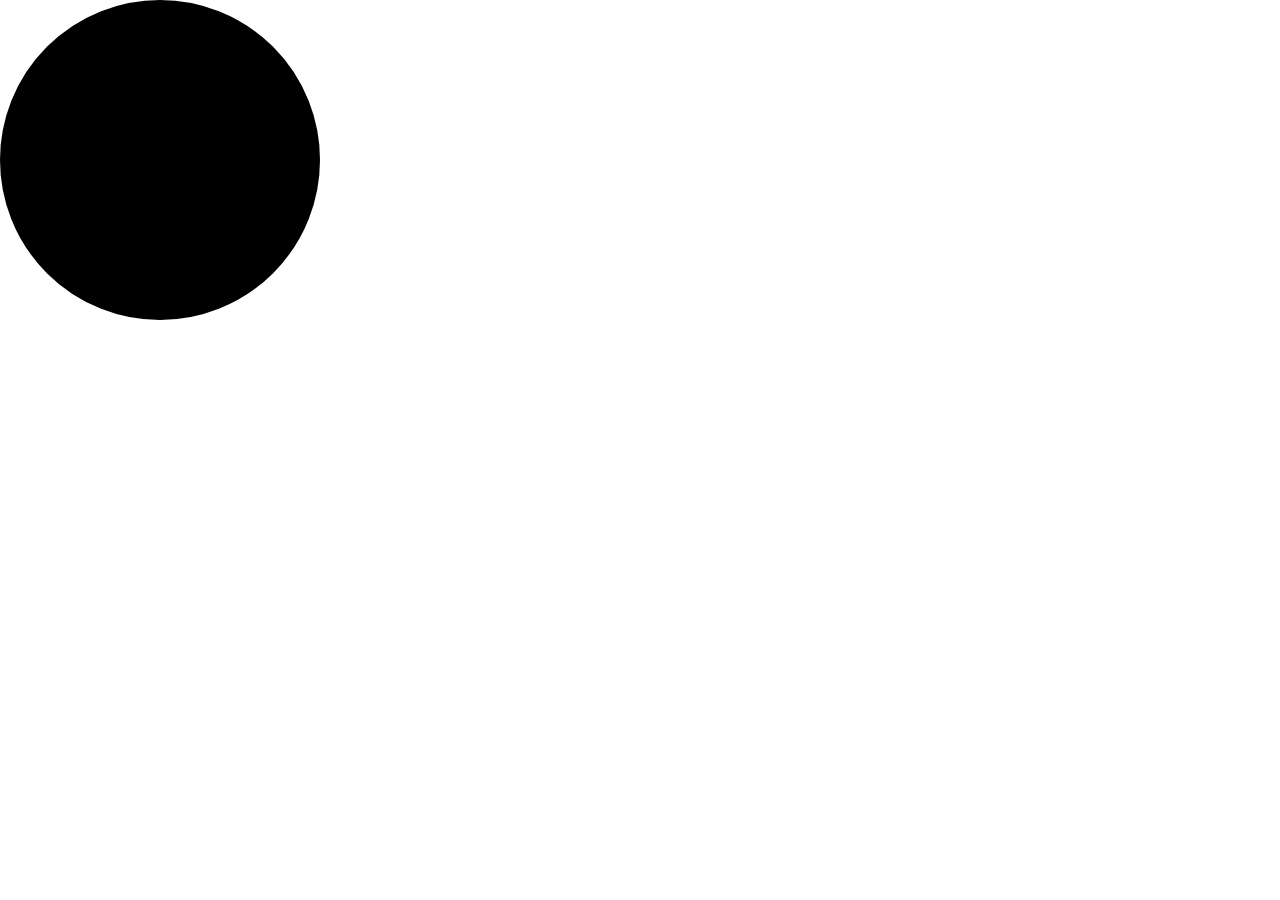
<file: 250_Animations.html>
<!DOCTYPE html>
<html lang="en">
<head>
    <meta charset="UTF-8">
    <meta name="viewport" content="width=device-width, initial-scale=1.0">
    <title>CSS 201</title>
    <style>
        .box {
            width: 300px;
            height: 300px;
            border: 10px solid black;
            background-color: black;
            border-radius: 50%;
            position: absolute;
            top: 0;
            left: 0;
            animation-name: slideMe;
            animation-duration: 4s;
            animation-iteration-count: infinite;
            animation-direction: alternate;
        }

        /* @keyframes slideMe {
            from {
                top: 0;
                left: 0;
            }
            to {
                left: 100%;
            }
        } */

        @keyframes slideMe {
            0% {
                top: 0;
                left: 0;
            }
            50% {
                background-color: blue;
            }
            100% {
                background-color: yellow;
                left: 100%;
            }
        }
    </style>
</head>
<body>

    <div class="box"></div>

</body>
</html>
</file>
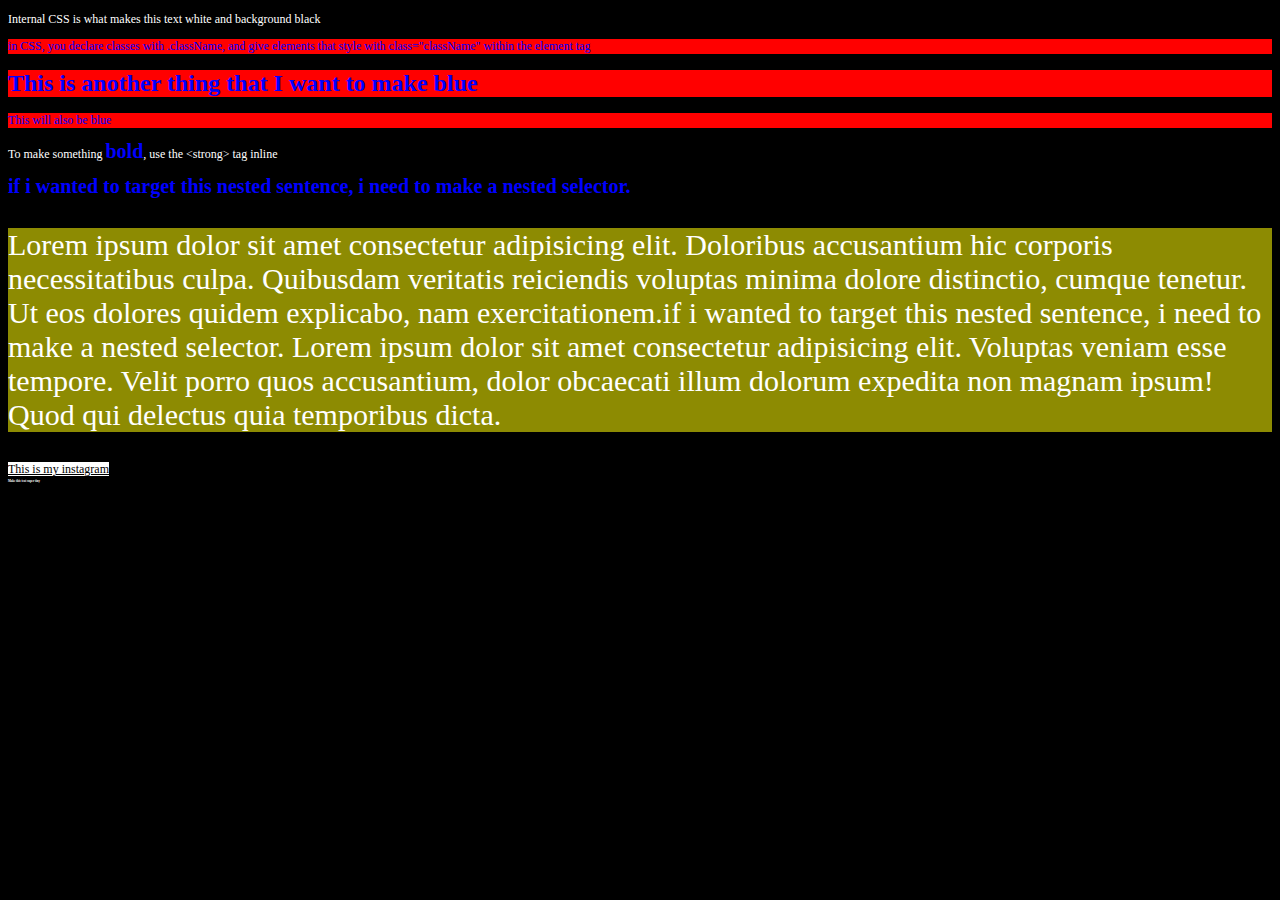
<file: CSS101_notes.html>
<!DOCTYPE html>
<html lang="en">
<head>
    
    <title>CSS101</title>
    <style>
        body {
            background-color: black;
            color: white;
            font-size: 12px;
        }
        .blue{
            color: blue;
            background-color: red;
        }
        div p strong{
            color: blue;
            font-size: 20px;
        }
        #testing_rgba{
            background-color: rgba(243, 239, 4, 0.582);
            color: white;
            font-size: 30px;
        }
        a {
            color: black;
            background-color: white;
        }
        a:hover{
            color: blue;
            font-weight: bold;
        }
        a:enabled{
            color: red;
        }
        a:visited{
            color: yellow;
        }
        h1.tiny{
            font-size: 3px;
        }
    </style>
</head>
<body>
    <p>
        Internal CSS is what makes this text white and background black
    </p>
    <div class="blue">
        <p>
            in CSS, you declare classes with .className, and give elements that style with class="className" within the element tag
        </p>
    </div>
    <h1 class="blue">This is another thing that I want to make blue</h1>
    <p class="blue">
        This will also be blue
    </p>
    <div>  
        <p>
            To make something <strong>bold</strong>, use the &ltstrong&gt tag inline
        </p>
    </div>
    <div>
        <p>
            <p>
                <strong>if i wanted to target this nested sentence, i need to make a nested selector.</strong>
            </p>
        </p>
    </div>
    <div>
        <p id="testing_rgba">
            Lorem ipsum dolor sit amet consectetur adipisicing elit. Doloribus accusantium hic corporis necessitatibus culpa. Quibusdam veritatis reiciendis voluptas minima dolore distinctio, cumque tenetur. Ut eos dolores quidem explicabo, nam exercitationem.if i wanted to target this nested sentence, i need to make a nested selector. Lorem ipsum dolor sit amet consectetur adipisicing elit. Voluptas veniam esse tempore. Velit porro quos accusantium, dolor obcaecati illum dolorum expedita non magnam ipsum! Quod qui delectus quia temporibus dicta. 
            </p>

        </p>
    </div>


    <div>
        <a href="https://instagram.com/gustavofleek">This is my instagram</a>
    </div>

    <div>
        <h1 class="tiny">
            Make this text super tiny

        </h1>
    </div>



</body>
</html>
</file>
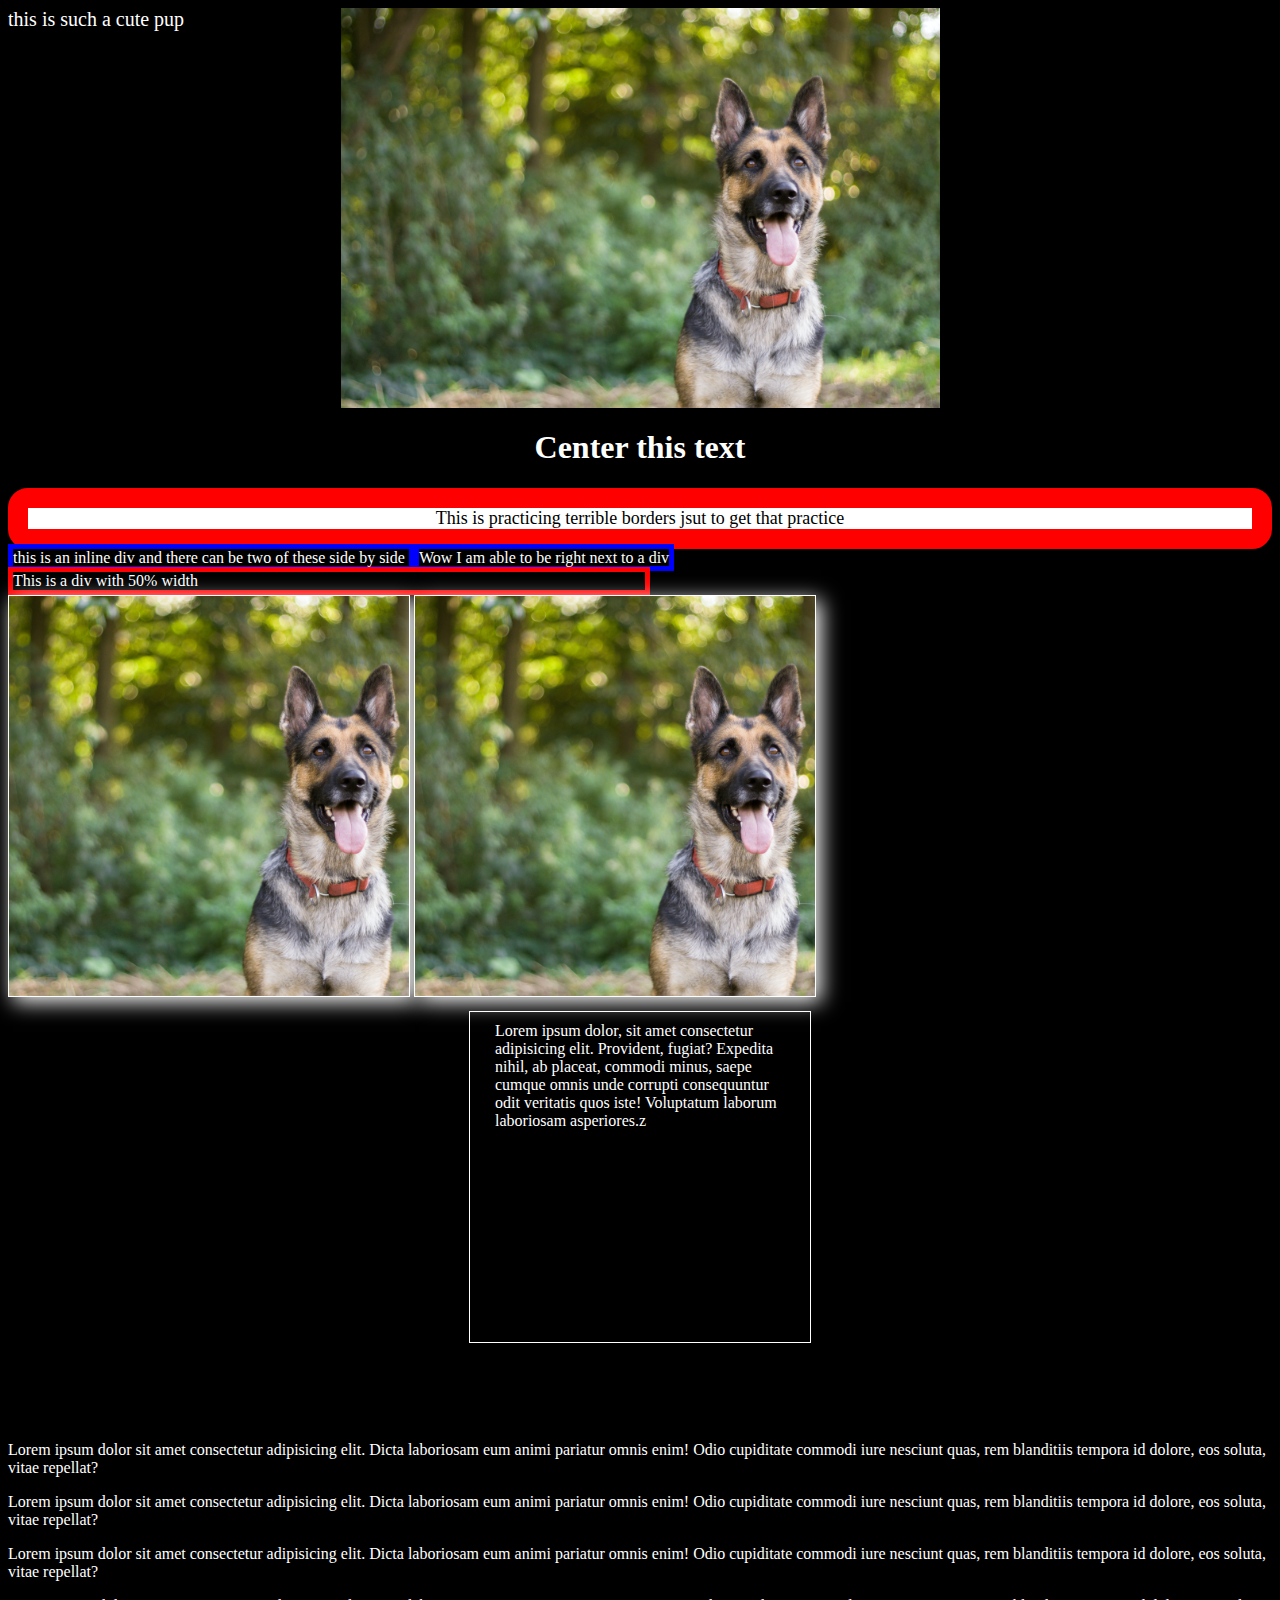
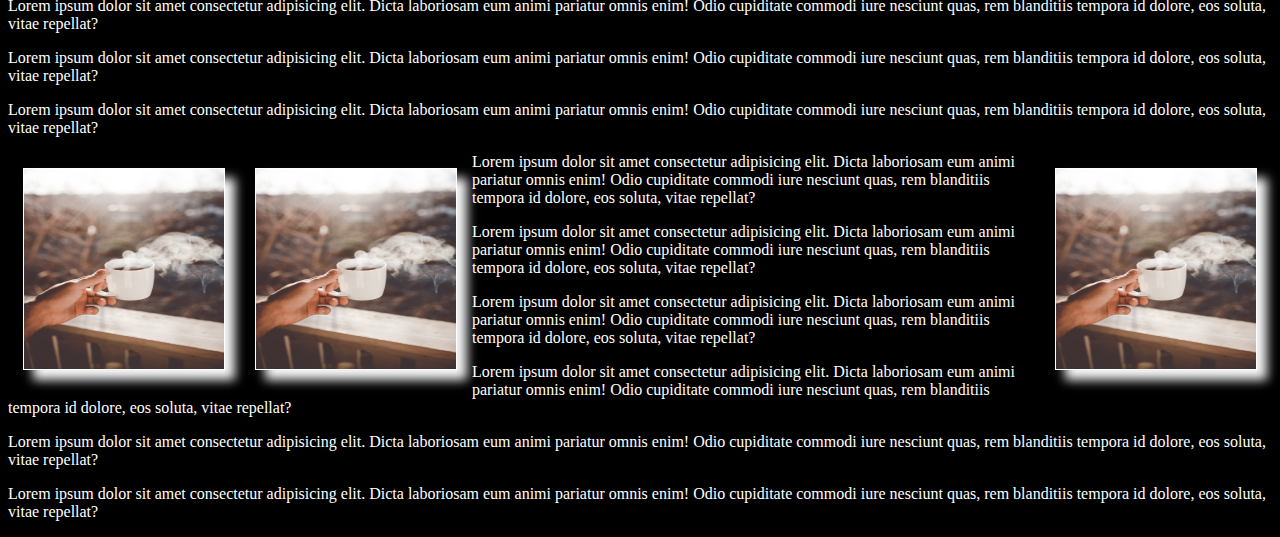
<file: CSS101_notes2.html>
<!DOCTYPE html>
<html lang="en">
<head>
    <link rel="stylesheet" href="style.css">
    <title>CSS101 Notes 2</title>
</head>
<body>
    <div id="shepard">
        this is such a cute pup
    </div>
    <div>
        <h1 id="center-example">Center this text</h1>
    </div>
    

    <div class="border-practice">
        This is practicing terrible borders jsut to get that practice
    </div>
    <div class="inline">
        this is an inline div and there can be two of these side by side
    </div>
    <div class="inline">
        Wow I am able to be right next to a div
    </div>
    <br>
    <div class="width">This is a div with 50% width</div>
    <br>

    <div class="box"></div>
    <div class="box"></div>
    <div class="box2">
        Lorem ipsum dolor, sit amet consectetur adipisicing elit. Provident, fugiat? Expedita nihil, ab placeat, commodi minus, saepe cumque omnis unde corrupti consequuntur odit veritatis quos iste! Voluptatum laborum laboriosam asperiores.z
    </div>
    <br>
    <br>
    <br>
    <br>
    <p>Lorem ipsum dolor sit amet consectetur adipisicing elit. Dicta laboriosam eum animi pariatur omnis enim! Odio cupiditate commodi iure nesciunt quas, rem blanditiis tempora id dolore, eos soluta, vitae repellat?</p>
    <p>Lorem ipsum dolor sit amet consectetur adipisicing elit. Dicta laboriosam eum animi pariatur omnis enim! Odio cupiditate commodi iure nesciunt quas, rem blanditiis tempora id dolore, eos soluta, vitae repellat?</p>
    <p>Lorem ipsum dolor sit amet consectetur adipisicing elit. Dicta laboriosam eum animi pariatur omnis enim! Odio cupiditate commodi iure nesciunt quas, rem blanditiis tempora id dolore, eos soluta, vitae repellat?</p>
    <p>Lorem ipsum dolor sit amet consectetur adipisicing elit. Dicta laboriosam eum animi pariatur omnis enim! Odio cupiditate commodi iure nesciunt quas, rem blanditiis tempora id dolore, eos soluta, vitae repellat?</p>
    <p>Lorem ipsum dolor sit amet consectetur adipisicing elit. Dicta laboriosam eum animi pariatur omnis enim! Odio cupiditate commodi iure nesciunt quas, rem blanditiis tempora id dolore, eos soluta, vitae repellat?</p>
    <p>Lorem ipsum dolor sit amet consectetur adipisicing elit. Dicta laboriosam eum animi pariatur omnis enim! Odio cupiditate commodi iure nesciunt quas, rem blanditiis tempora id dolore, eos soluta, vitae repellat?</p>
    <img src="coffee.jpg" alt="" class="floating-image">
    <img src="coffee.jpg" alt="" class="floating-image">
    <img src="coffee.jpg" alt="" class="floating-image" style="float: right;">

    <p>Lorem ipsum dolor sit amet consectetur adipisicing elit. Dicta laboriosam eum animi pariatur omnis enim! Odio cupiditate commodi iure nesciunt quas, rem blanditiis tempora id dolore, eos soluta, vitae repellat?</p>
    <p>Lorem ipsum dolor sit amet consectetur adipisicing elit. Dicta laboriosam eum animi pariatur omnis enim! Odio cupiditate commodi iure nesciunt quas, rem blanditiis tempora id dolore, eos soluta, vitae repellat?</p>
    <p>Lorem ipsum dolor sit amet consectetur adipisicing elit. Dicta laboriosam eum animi pariatur omnis enim! Odio cupiditate commodi iure nesciunt quas, rem blanditiis tempora id dolore, eos soluta, vitae repellat?</p>
    <p>Lorem ipsum dolor sit amet consectetur adipisicing elit. Dicta laboriosam eum animi pariatur omnis enim! Odio cupiditate commodi iure nesciunt quas, rem blanditiis tempora id dolore, eos soluta, vitae repellat?</p>
    <p>Lorem ipsum dolor sit amet consectetur adipisicing elit. Dicta laboriosam eum animi pariatur omnis enim! Odio cupiditate commodi iure nesciunt quas, rem blanditiis tempora id dolore, eos soluta, vitae repellat?</p>
    <p>Lorem ipsum dolor sit amet consectetur adipisicing elit. Dicta laboriosam eum animi pariatur omnis enim! Odio cupiditate commodi iure nesciunt quas, rem blanditiis tempora id dolore, eos soluta, vitae repellat?</p>

</body>
</html>
</file>
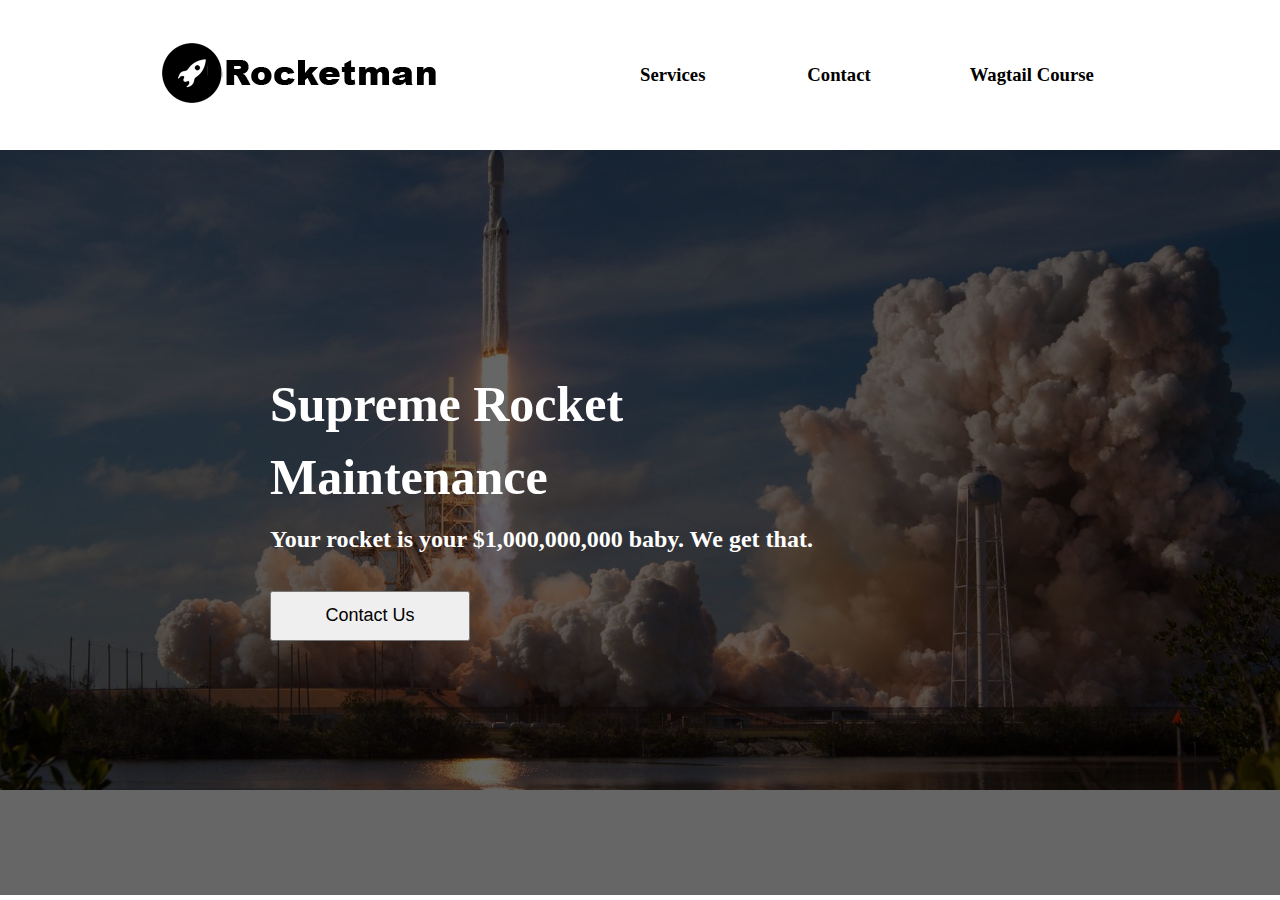
<file: CSS101_project.html>
<!DOCTYPE html>
<html lang="en">
<head>
    
    <title>Supreme Rocket Maintenance - RocketMan</title>
    <link rel="stylesheet" href="style-rocket.css">

</head>
<body>
    <table height="150px" width="100%">
        <tr>
            <td id="logo" width="50%">
                <img src="rocketman-logo.png" alt="">
            </td>
            <td>
                <h3>Services</h3>
            </td>
            <td>
                <h3>Contact</h3>
            </td>
            <td>
                <h3>Wagtail Course</h3>
            </td>
        </tr>
    </table>
    <div class="box">
       <h1>Supreme Rocket</h1>
       <h1>Maintenance</h1>
<h2>Your rocket is your $1,000,000,000 baby. We get that.</h2>
<br>

        <button>Contact Us</button>
    </div>
            
    
    
</body>
</html>
</file>
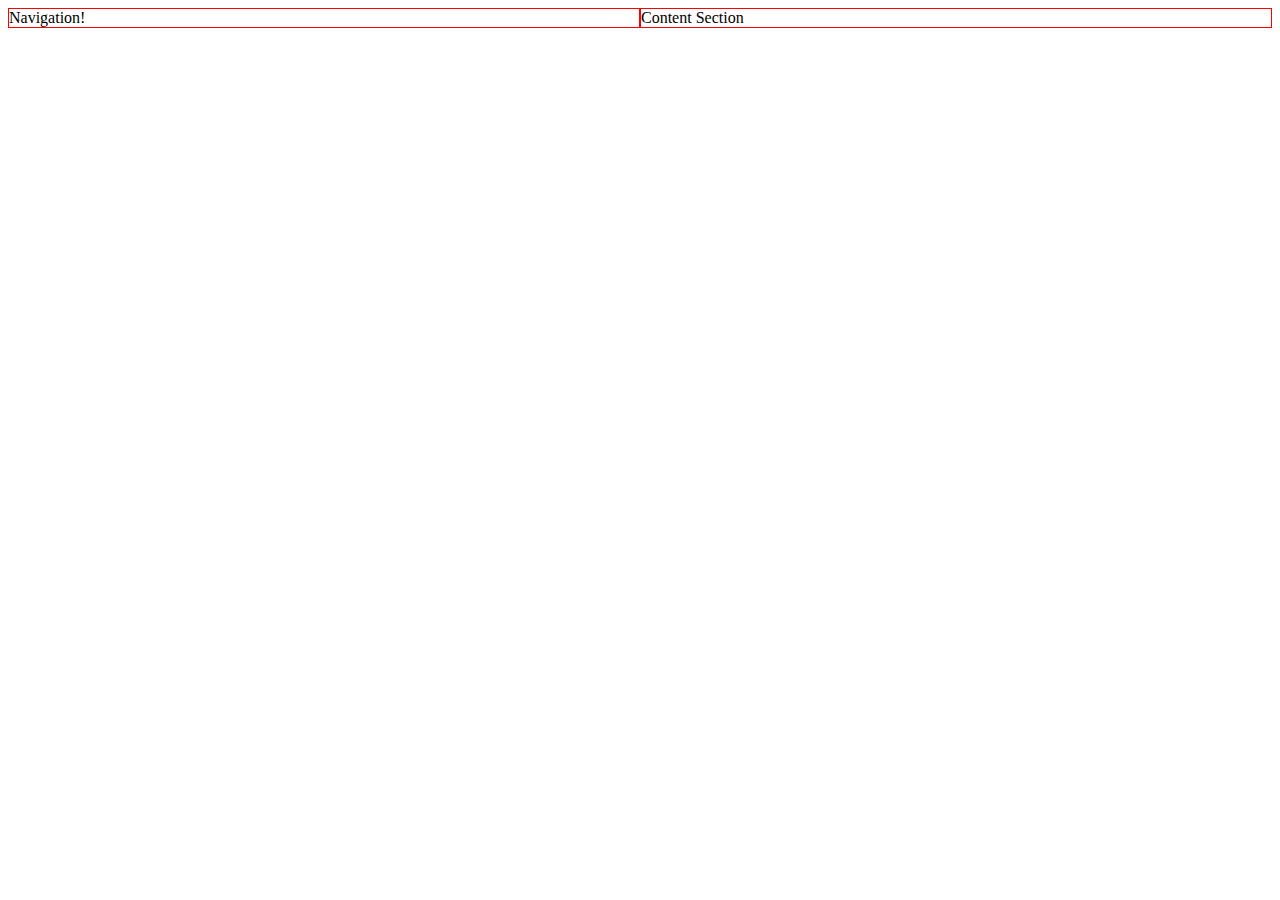
<file: CSS201-flex.html>
<!DOCTYPE html>
<html lang="en">
<head>
    <meta charset="UTF-8">
    <meta http-equiv="X-UA-Compatible" content="IE=edge">
    <meta name="viewport" content="width=device-width, initial-scale=1.0">
    <title>Document</title>

    <style>

        #container{
            display: flex;
            box-sizing: content-box;
        }
        #container div{
            border: 1px solid red;
            flex-basis: 50%;

        }
        
    </style>

</head>
<body>
    <div id="container">
        <div id="navigation">
            Navigation!
        </div>
        <div id="content">
            Content Section
        </div>
    </div>
</body>
</html>
</file>
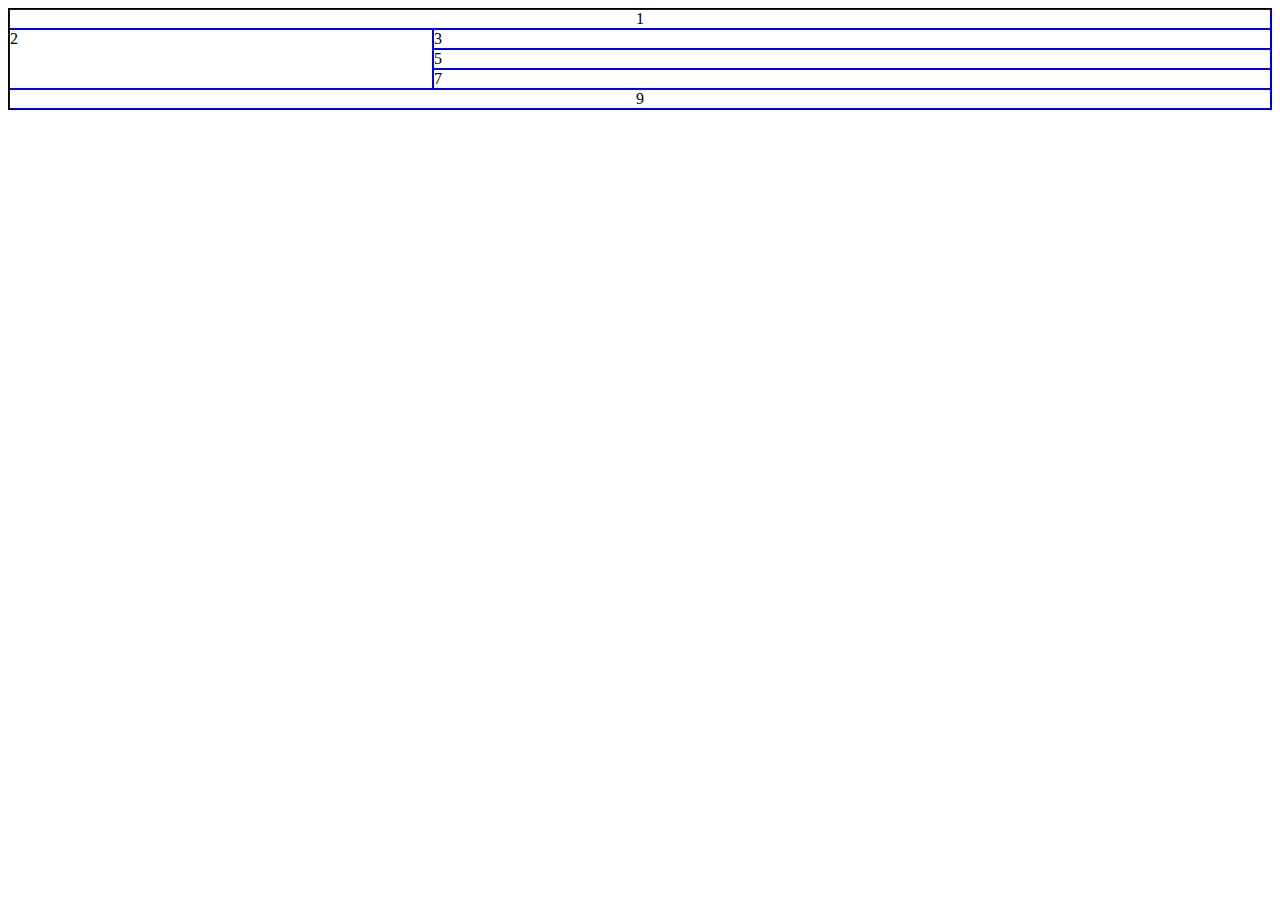
<file: CSS201-grid.html>
<!DOCTYPE html>
<html lang="en">
<head>
    <meta charset="UTF-8">
    <meta http-equiv="X-UA-Compatible" content="IE=edge">
    <meta name="viewport" content="width=device-width, initial-scale=1.0">

    <style>
        *{
            box-sizing: border-box;
        }
        #grid{
            border: 1px solid black;
            display: grid;

        }
        div{
            border: 1px solid blue;
        }
        .item1, .item9{
            grid-column-start: 1;
            grid-column-end: 4;
            text-align: center;
        }
        .item2{
            grid-row-start: 2;
            grid-row-end: 5;
        }
        .item3, .item5, .item7{
            grid-column-start: 2;
            grid-column-end: 4;
        }

    </style>

    <title>Document</title>
</head>
<body>
    <div id="grid">
        <div class="item1">1</div>
        <div class="item2">2</div>
        <div class="item3">3</div>
        
        <div class="item5">5</div>
        
        <div class="item7">7</div>
       
        <div class="item9">9</div>
    </div>
    
</body>
</html>
</file>
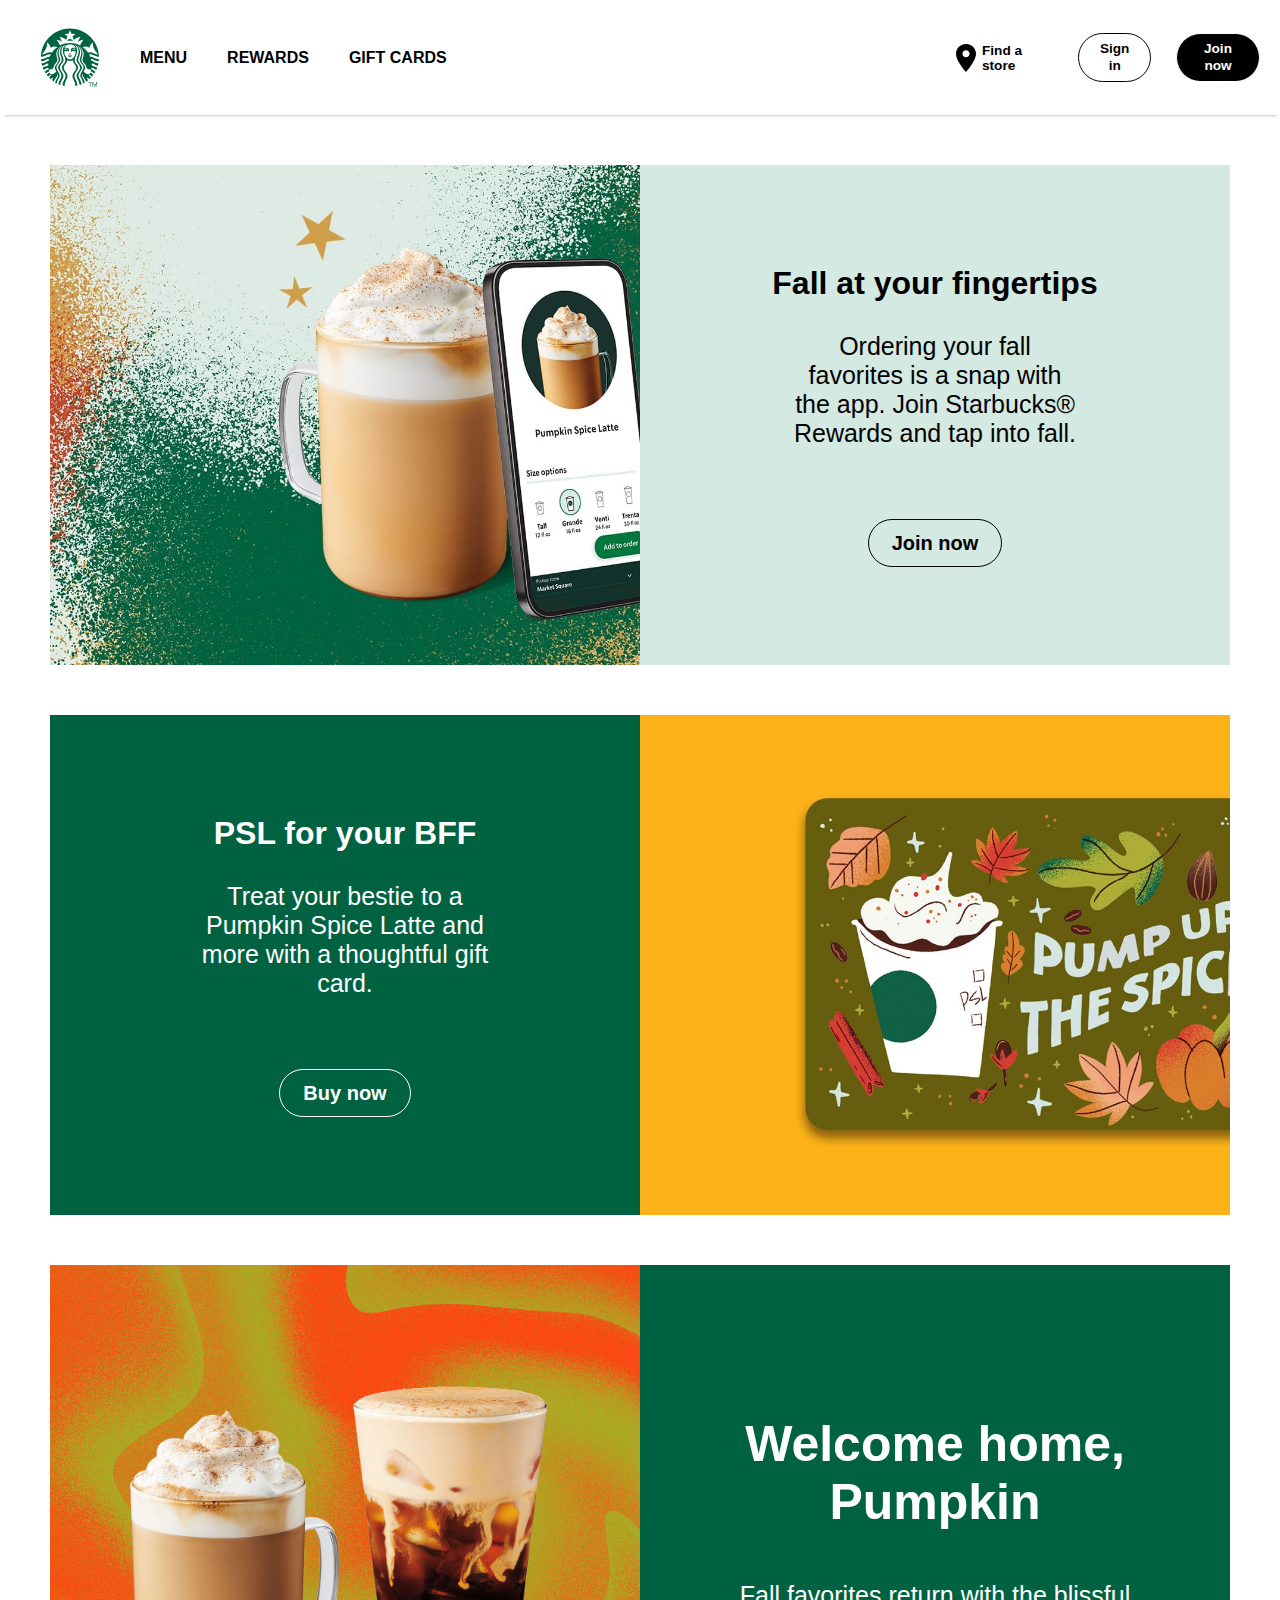
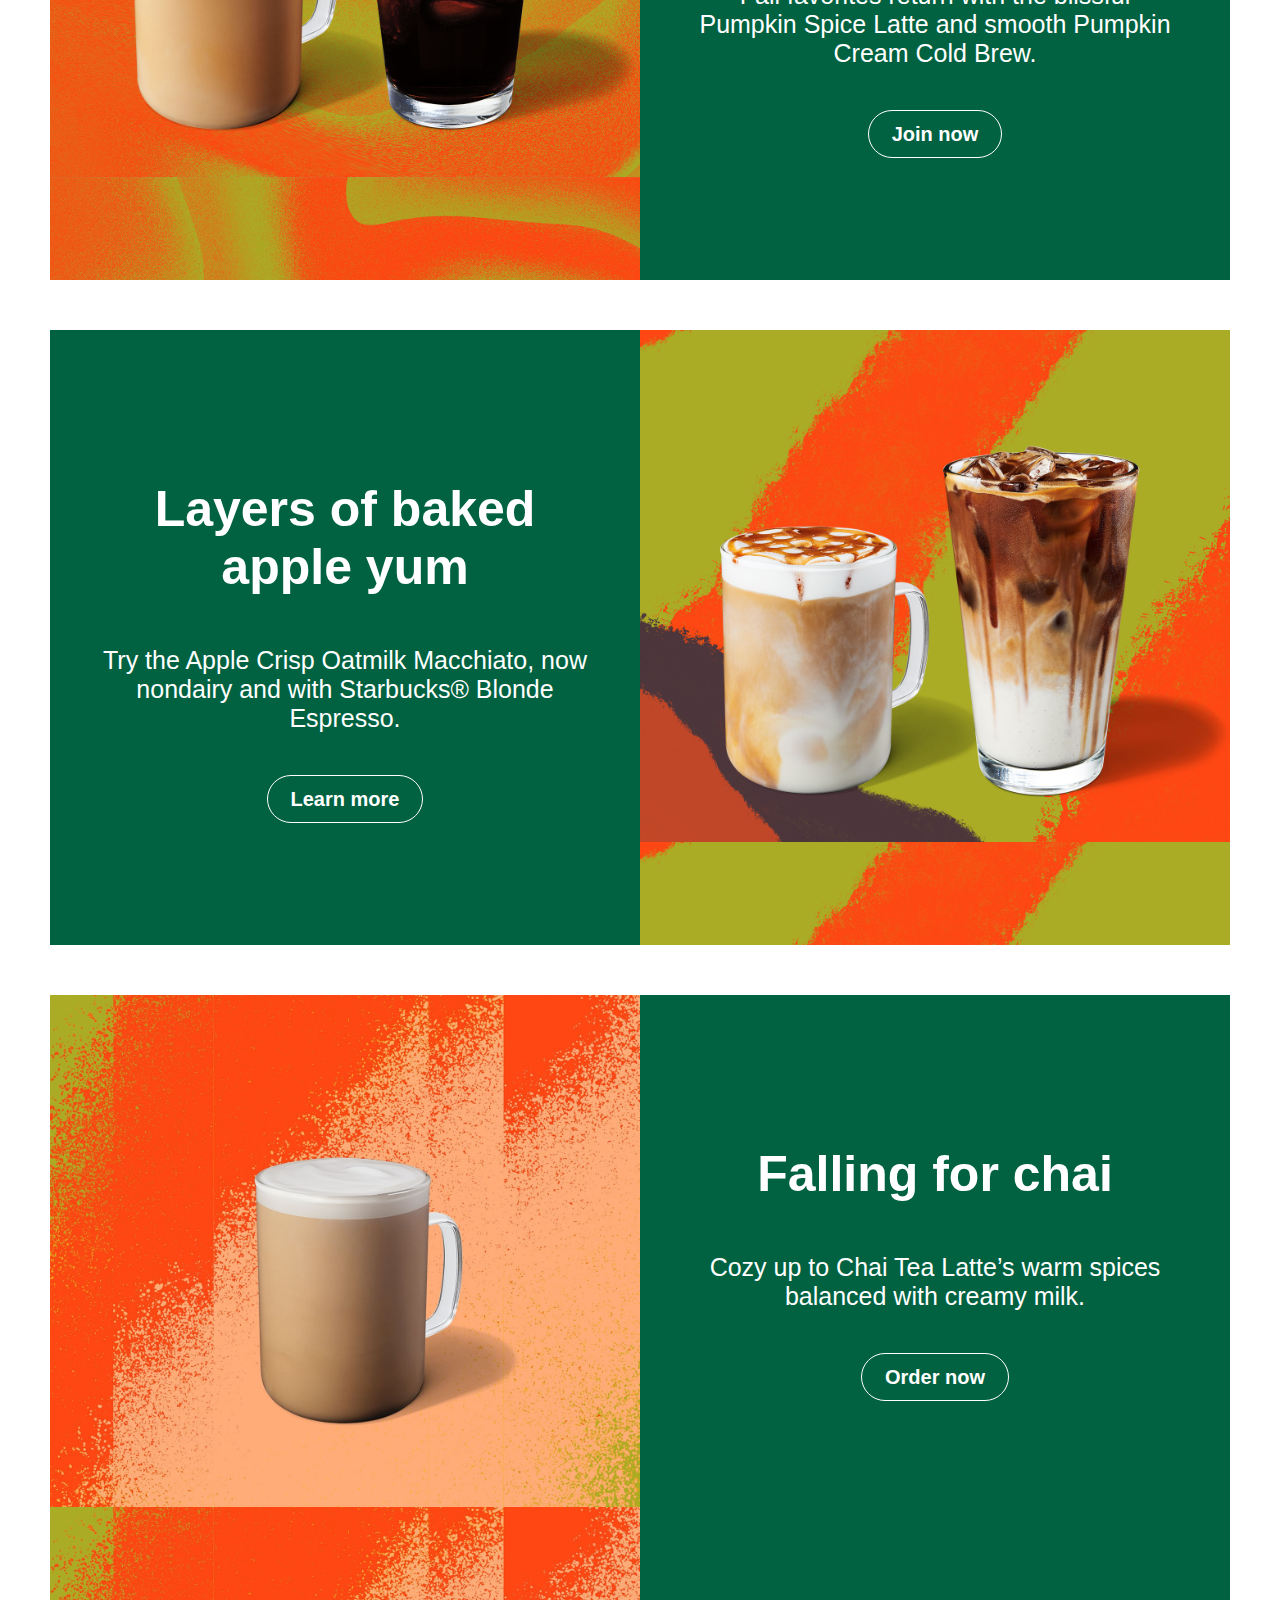
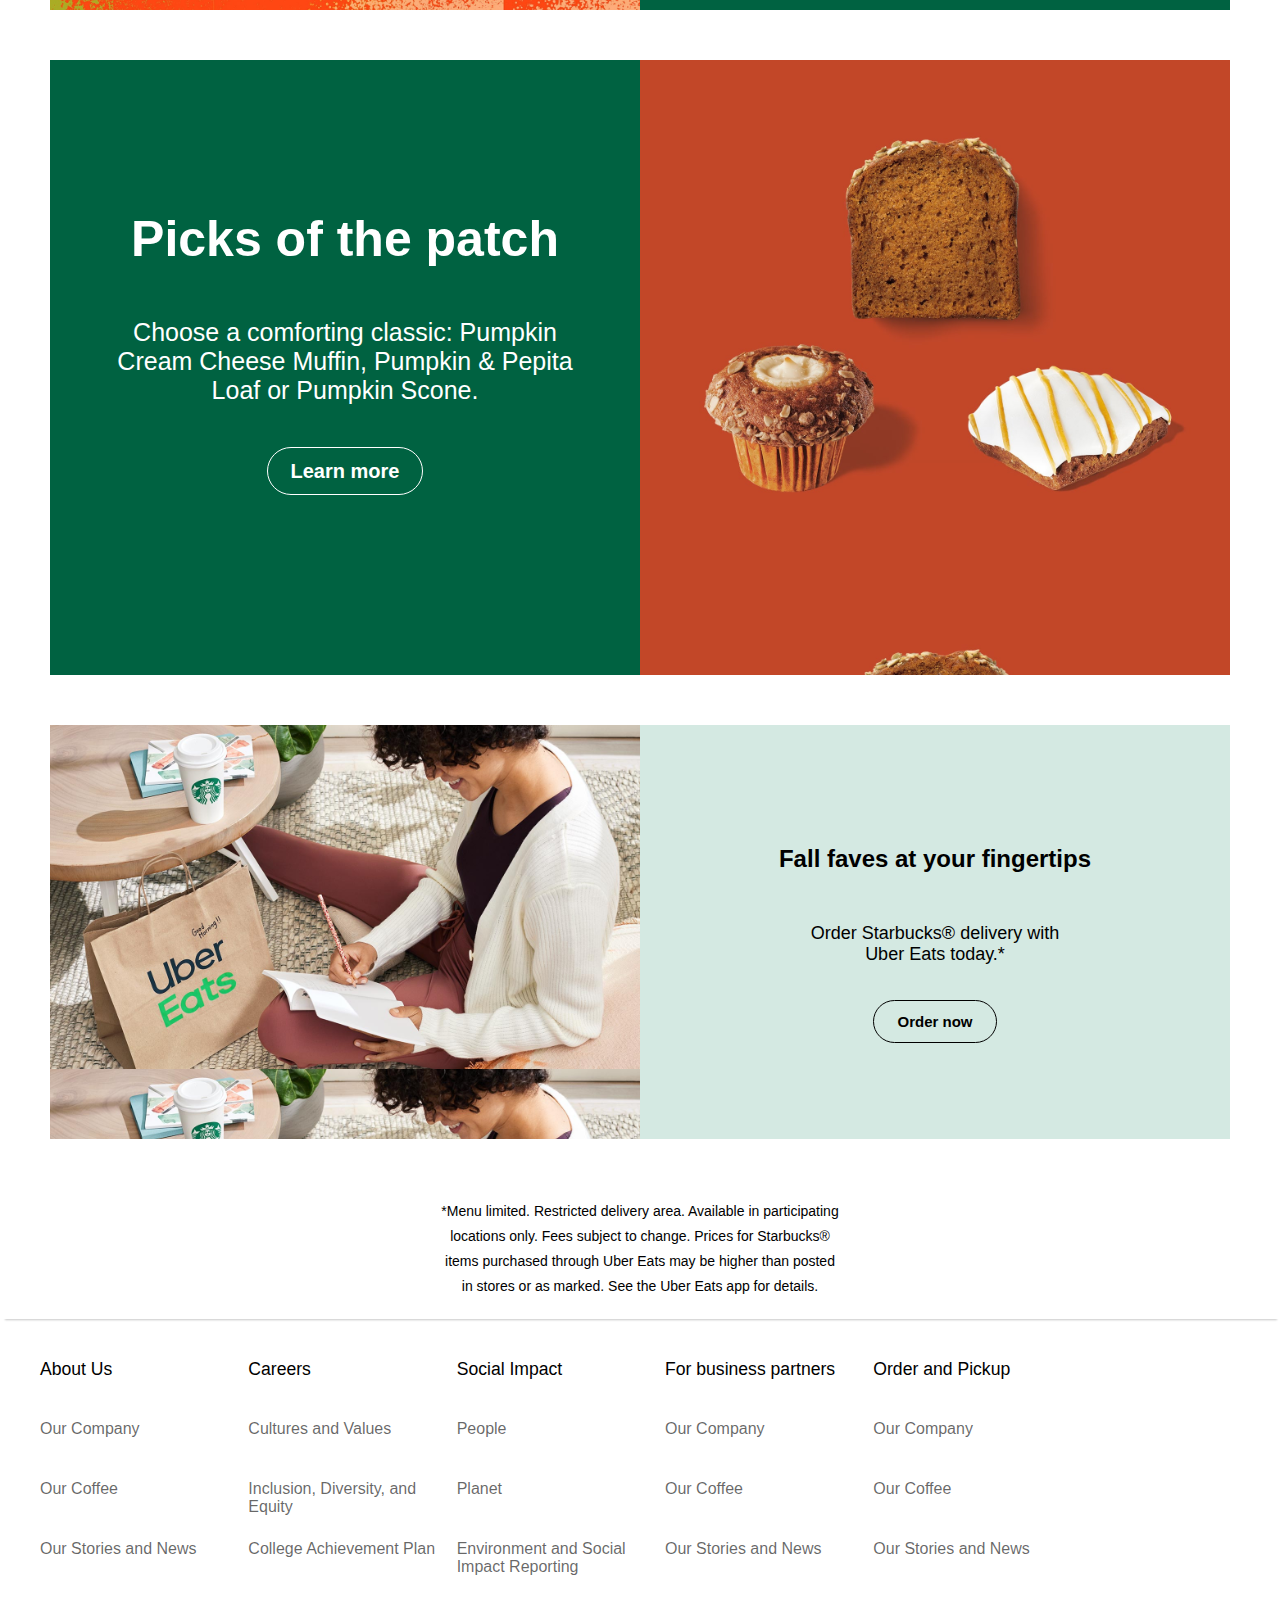
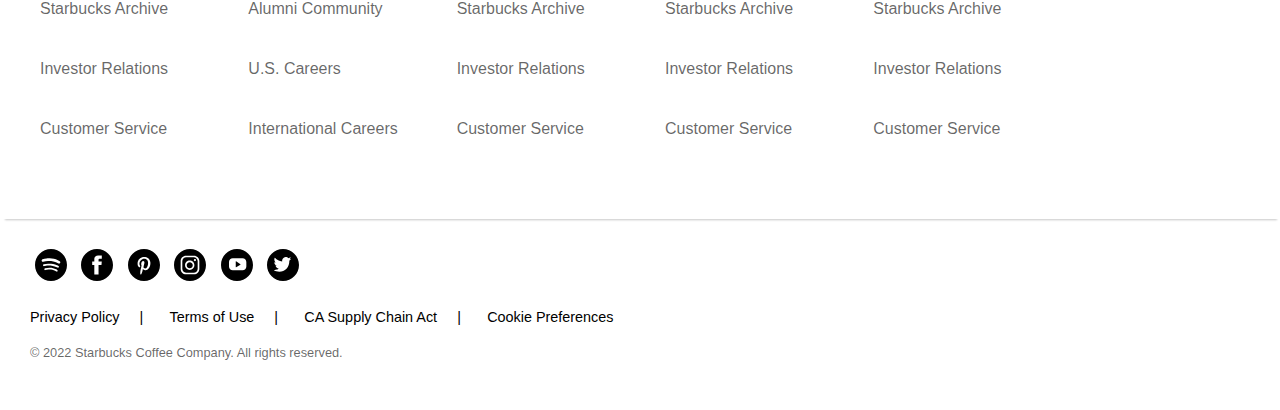
<file: CSS201-Project.html>
<!DOCTYPE html>
<html lang="en">
<head>
    <meta charset="UTF-8">
    <!-- <link href="//db.onlinewebfonts.com/c/d7e8a95865396cddca89b00080d2cba6?family=SoDo+Sans+SemiBold" rel="stylesheet" type="text/css"/> -->
    <meta http-equiv="X-UA-Compatible" content="IE=edge">
    <meta name="viewport" content="width=device-width, initial-scale=1.0">
    <title>Starbucks Coffee Company</title>
    <link rel="icon" type="image/x-icon" href="sb-favicon.png">

    <style>
        
        body{
            margin: 0px;
            font-family: "SoDo Sans SemiBold",Helvetica Neue,Helvetica,Arial,sans-serif;
        }
       
        .navbar-left svg{
            width: 60px;
            padding: 20px;
        }
        .navbar-left a{
            text-transform: uppercase;
            padding: 20px;
            font-weight: 600;
            text-decoration: none;
            color: black;
        }
        .navbar-left{
            display: flex;
            align-items: center;
            flex-basis: 50%;
        }
        .navbar{
            display: flex;
            padding: 20px;
            height: 75px;
            box-shadow: 1px 5px 2px -4px rgba(110,110,110,0.38);
            -webkit-box-shadow: 1px 5px 2px -4px rgba(110,110,110,0.38);
            -moz-box-shadow: 1px 5px 2px -4px rgba(110,110,110,0.38);
        }
        .navbar-right {
            display: flex;
            align-items: center;
            flex-basis: 50%;
            font-weight: 600;
            font-size: .85rem;
            
            
        }
        .sign-button{
            display: inline-block;
            background: none;
            border-style: solid;
            border-width: 1px;
            border-radius: 50px;
            padding: 7px 16px;
            font-weight: 600;
            line-height: 1.2;
            text-align: center;
            text-decoration: none;
            transition: all .2s ease      
        }
        .join-button{
            display: inline-block;
            background: none;
            border-style: solid;
            border-width: 1px;
            border-radius: 50px;
            padding: 7px 16px;
            font-weight: 600;
            line-height: 1.2;
            text-align: center;
            text-decoration: none;
            transition: all .2s ease
            
        }
        .join-button:hover{
            background-color: rgba(255, 255, 255, 0.9);
            transition: .3s all;
            
        }
        .sign-button:hover{
            background-color: rgba(0, 0, 0, .06);
            transition: .3s all;
        }
        .navbar-left a:hover, #find-a-store:hover, svg:hover{
            color: rgba(0, 0, 0, .8);
        }
        .navbar-right svg{
            margin-left: 50%;
        }
        #find-a-store{
            margin-right: 5%;
            color: black;
            font-weight: 600;
            text-decoration: none;
        }
        .main{
            display: flex;
            margin: 50px;
          
        }
        .main *{
            box-sizing: border-box;
        }
        .picture{
            /* border: 1px solid black; */
            flex-basis: 50%;
            height: 500px;
        }
        .picture3{
            flex-basis: 50%;
            height: 615px;
            background-repeat: 0;
            text-align: center;
            padding-top: 150px;
        }
       
        #pumpkin{
            background-image: url(pumpkin.jpg);
            background-size: cover;

        }
        #pumpkinSide{
            background-color:#d4e9e2;
            padding: 100px 120px;
            text-align: center;
        }
        #pumpkin-text{
            font-size: 25px;
            display: inline-block;
        }
        #button1{
            padding: 12px 23px;
            border: 1px solid black;
            border-radius: 50px;
            background-color: transparent;
            text-decoration: none;
            font-weight: 550;
            margin-top: 20px;
            color: black;
            font-size: 20px;
        }
        #button1:hover{
            background-color: rgba(0, 0, 0, .06);
        }
        #pump-up{
            background-image: url(pump-up.jpg);
            background-size: cover;

        }
        #button2{
            padding: 12px 23px;
            border: 1px solid white;
            border-radius: 50px;
            background-color: transparent;
            text-decoration: none;
            font-weight: 550;
            margin-top: 20px;
            color: white;
            font-size: 20px;
        }
        #button2:hover{
            background-color: rgba(255, 255, 255, .06);
        }
        #latte{
            background-image: url(latte.jpg);
            background-size: contain;
        }
        h1{
            margin: 0;
            padding: 0;
            display: inline-block;
        }
        #picture4{
            background-image: url(machiato.jpg);
            flex-basis: 50%;
        }
        .disclaimer{
            padding: 10px 440px 20px 440px;
            font-size: 14px;
            line-height: 25px;
            text-align: center;
            box-shadow: 1px 5px 2px -4px rgba(110,110,110,0.38);
            -webkit-box-shadow: 1px 5px 2px -4px rgba(110,110,110,0.38);
            -moz-box-shadow: 1px 5px 2px -4px rgba(110,110,110,0.38);
        }
        .footer{
            height: 500px;
            box-shadow: 1px 5px 2px -4px rgba(110,110,110,0.38);
            -webkit-box-shadow: 1px 5px 2px -4px rgba(110,110,110,0.38);
            -moz-box-shadow: 1px 5px 2px -4px rgba(110,110,110,0.38);
            display: flex;
        }
        .box   {
            display: block;
            padding: 20px 10px;
            flex-basis: 35%;
        }
        .title{
            font-size: 1.1rem!important;
            margin: 20px 0px 40px 0px;
            padding-right: 0px;
        }
        .sub{
            color: rgba(0, 0, 0, .6);
            height: 50px;
            margin-top: 10px;
        }
        .sub:hover{
            color: black;
            cursor: pointer;
        }
        #first{
            margin-left: 30px;
        }
        .socials{
            display: flex;
            height: 30px;
            width: 100%;
            padding: 30px;
        }
        .emblem svg{
            margin: 0px 5px;
            

        }
        .policies{
            display: flex;
            margin: 0px 30px 10px 30px;
            font-weight: 450;
        }
        .policies a{
            color: black;
            text-decoration: none;
            font-size: .9rem;
            display: inline-block;
            min-width: 70px;
            padding: 0px;
        }
        .policies a:hover{
            text-decoration: underline;
        }
        .divider{
            font-size: .9rem;
            width: 10px;
            padding: 0px;
            margin: 0px 20px;
        }
        .copywright{
            
            color: rgba(0, 0, 0, .6);
            font-size: .8rem;
            display: block;
            margin: 20px 0px 50px 30px;
        }
    </style>


</head>
<body>
    <div class="navbar">
        <div class="navbar-left">
            <svg class="block" focusable="false" height="100%" viewBox="0 0 62 62" width="100%" xmlns="http://www.w3.org/2000/svg"><circle cx="31" cy="31" fill="#fff" r="30.002"></circle><path d="M34.017 13.969c-.263-.047-1.531-.26-3.017-.26s-2.754.212-3.017.26c-.151.027-.209-.121-.094-.207.104-.077 3.11-2.365 3.11-2.365l3.109 2.365c.117.086.06.234-.091.207zm-5.194 14.856s-.159.057-.201.197c.63.484 1.064 1.585 2.378 1.585s1.748-1.101 2.377-1.585c-.041-.141-.2-.197-.2-.197s-.823.194-2.177.194-2.177-.194-2.177-.194zm2.177-1.853c-.365 0-.445-.138-.694-.137-.237.001-.697.19-.797.363.007.088.039.167.103.237.532.08.772.376 1.389.376s.856-.296 1.389-.376c.062-.07.096-.148.103-.237-.099-.173-.56-.361-.798-.363-.25-.002-.331.137-.695.137zm29.956 5.673c-.038.717-.102 1.428-.19 2.131-3.396.562-4.61-2.464-8.089-2.312.208.738.377 1.49.507 2.258 2.869-.002 4.025 2.68 7.217 2.285-.168.82-.37 1.629-.603 2.426-2.524.248-3.413-2.26-6.334-2.191.024.416.037.836.037 1.26l-.012.701 5.672 2.164c-.297.807-.629 1.596-.991 2.369-1.705-.094-2.293-2.281-4.887-2.107-.078.561-.177 1.115-.295 1.662 2.253-.158 2.738 1.916 4.352 2.084-.411.75-.854 1.48-1.325 2.191-.956-.512-1.785-2.057-3.598-2.152.186-.574.349-1.156.487-1.748-1.608 0-3.447-.627-4.989-2.031.5-2.846-3.917-5.744-3.917-7.828 0-2.264 1.145-3.517 1.145-6.569 0-2.265-1.1-4.722-2.759-6.401-.321-.326-.65-.59-1.028-.827 1.524 1.886 2.694 4.122 2.694 6.712 0 2.874-1.337 4.391-1.337 7.044 0 2.652 3.88 4.947 3.88 7.682 0 1.076-.344 2.127-1.478 4.191 1.742 1.74 4.011 2.689 5.475 2.689.475 0 .73-.145.9-.518.146-.322.285-.648.416-.977 1.577.061 2.299 1.494 3.172 2.066-.479.643-.982 1.264-1.509 1.865-.585-.648-1.371-1.738-2.522-2.041-.206.4-.424.795-.653 1.182.991.27 1.669 1.27 2.194 1.928-.566.586-1.155 1.148-1.768 1.688-.383-.596-.979-1.352-1.647-1.76-.247.334-.504.66-.769.977.568.385 1.069 1.078 1.396 1.643-.708.568-1.44 1.107-2.198 1.611-.374-3.047-4.533-5.135-3.412-8.67-.368.623-.807 1.402-.807 2.34 0 2.559 2.726 4.59 2.943 7.133-.565.338-1.143.656-1.732.957-.098-2.795-2.984-5.854-2.984-8.148 0-2.561 3.354-5.133 3.354-8.156 0-3.025-3.87-5.119-3.87-7.775 0-2.654 1.646-4.181 1.646-7.583 0-2.492-1.184-5.014-3.013-6.625-.324-.286-.643-.513-1.026-.712 1.725 2.069 2.725 3.946 2.725 6.794 0 3.199-1.886 4.975-1.886 8.107 0 3.133 3.798 4.875 3.798 7.795s-3.535 5.381-3.535 8.381c0 2.729 3.116 5.453 3.162 8.691-.681.297-1.375.568-2.081.814.396-3.271-3.111-6.645-3.111-9.314 0-2.918 3.667-5.426 3.667-8.572 0-3.148-3.728-4.611-3.728-7.842 0-3.229 2.287-5.017 2.287-8.585 0-2.781-1.373-5.282-3.379-6.832l-.127-.096c-.189-.14-.345.029-.211.195 1.42 1.773 2.179 3.566 2.179 6.221 0 3.264-2.627 5.916-2.627 9.078 0 3.732 3.528 4.799 3.528 7.861 0 3.061-3.783 5.51-3.783 8.76 0 3.014 3.58 6.359 2.966 9.838-.718.186-1.446.348-2.185.48.672-4.332-2.84-7.443-2.84-10.277 0-3.068 3.918-5.803 3.918-8.801 0-2.828-2.812-3.752-3.182-6.645-.051-.395-.368-.688-.805-.615-.571.104-1.303.48-2.453.48s-1.882-.377-2.454-.48c-.436-.072-.753.221-.804.615-.369 2.893-3.183 3.816-3.183 6.645 0 2.998 3.919 5.732 3.919 8.801 0 2.834-3.512 5.945-2.841 10.277-.738-.133-1.467-.295-2.185-.48-.614-3.479 2.967-6.824 2.967-9.838 0-3.25-3.784-5.699-3.784-8.76 0-3.062 3.529-4.129 3.529-7.861 0-3.162-2.628-5.813-2.628-9.078 0-2.654.759-4.447 2.18-6.221.133-.166-.022-.335-.212-.195l-.126.096c-2.004 1.546-3.376 4.047-3.376 6.828 0 3.568 2.287 5.356 2.287 8.585 0 3.23-3.728 4.693-3.728 7.842 0 3.146 3.667 5.654 3.667 8.572 0 2.67-3.507 6.043-3.11 9.314-.707-.246-1.401-.518-2.082-.814.047-3.238 3.161-5.963 3.161-8.691 0-3-3.533-5.461-3.533-8.381s3.796-4.662 3.796-7.795c0-3.132-1.885-4.908-1.885-8.107 0-2.848.999-4.725 2.724-6.794-.384.199-.702.426-1.025.712-1.829 1.611-3.012 4.133-3.012 6.625 0 3.402 1.646 4.929 1.646 7.583 0 2.656-3.87 4.75-3.87 7.775 0 3.023 3.354 5.596 3.354 8.156 0 2.295-2.888 5.354-2.985 8.148-.589-.301-1.167-.619-1.732-.957.218-2.543 2.943-4.574 2.943-7.133 0-.938-.438-1.717-.807-2.34 1.121 3.535-3.038 5.623-3.412 8.67-.758-.504-1.491-1.043-2.198-1.611.326-.564.827-1.258 1.396-1.643-.266-.316-.522-.643-.769-.977-.669.408-1.266 1.164-1.648 1.76-.611-.539-1.201-1.102-1.767-1.688.525-.658 1.203-1.658 2.194-1.928-.229-.387-.447-.781-.653-1.182-1.151.303-1.938 1.393-2.522 2.041-.527-.602-1.031-1.223-1.509-1.865.873-.572 1.595-2.006 3.171-2.066.132.328.271.654.417.977.17.373.426.518.9.518 1.464 0 3.732-.949 5.475-2.689-1.134-2.064-1.478-3.115-1.478-4.191 0-2.734 3.88-5.029 3.88-7.682 0-2.653-1.337-4.17-1.337-7.044 0-2.59 1.17-4.826 2.694-6.712-.378.237-.707.501-1.028.827-1.659 1.68-2.759 4.136-2.759 6.401 0 3.052 1.146 4.305 1.146 6.569 0 2.084-4.418 4.982-3.918 7.828-1.542 1.404-3.381 2.031-4.99 2.031.14.592.303 1.174.487 1.748-1.812.096-2.641 1.641-3.598 2.152-.472-.711-.914-1.441-1.325-2.191 1.613-.168 2.099-2.242 4.353-2.084-.118-.547-.218-1.102-.296-1.662-2.594-.174-3.182 2.014-4.887 2.107-.362-.773-.694-1.562-.991-2.369l5.673-2.164-.012-.701c0-.424.013-.844.036-1.26-2.921-.068-3.81 2.439-6.334 2.191-.232-.797-.435-1.605-.602-2.426 3.19.395 4.347-2.287 7.217-2.285.13-.768.299-1.52.506-2.258-3.479-.151-4.693 2.875-8.088 2.312-.089-.703-.152-1.414-.19-2.131 3.947.441 5.427-2.804 9.021-2.407.339-.859.733-1.69 1.177-2.49-4.506-.792-6.036 2.976-10.23 2.397.453-16.171 13.706-29.143 29.989-29.143s29.536 12.972 29.989 29.147c-4.195.579-5.725-3.188-10.23-2.397.443.8.837 1.631 1.177 2.49 3.592-.398 5.072 2.848 9.02 2.407zm-42.852-12.583c-2.209-.903-4.883-.695-7.167.772-.354-2.125-1.507-4.013-3.149-5.152-.227-.157-.463-.008-.442.255.347 4.49-2.278 8.389-5.506 11.816 3.327 1 6.159-3.284 10.474-1.789 1.548-2.305 3.514-4.308 5.79-5.902zm12.896-2.716c-2.785 0-5.118 1.575-5.729 3.61-.047.156.017.257.197.176.501-.225 1.071-.333 1.69-.333 1.136 0 2.137.417 2.729 1.143.262.864.284 2.115-.012 2.829-.468-.105-.636-.467-1.093-.467s-.811.321-1.586.321c-.774 0-.865-.366-1.374-.366-.599 0-.709.617-.709 1.313 0 3.103 2.852 7.373 5.886 7.373 3.033 0 5.885-4.27 5.885-7.373 0-.696-.143-1.292-.769-1.373-.312.225-.599.426-1.313.426-.775 0-.989-.321-1.445-.321-.551 0-.496 1.162-1.15 1.227-.436-1.048-.457-2.392-.095-3.589.593-.726 1.593-1.143 2.729-1.143.619 0 1.193.109 1.689.333.181.081.244-.021.197-.176-.61-2.035-2.942-3.61-5.727-3.61zm4.434 4.452c-.668 0-1.451.205-1.943.753-.051.149-.051.371.021.519 1.211-.415 2.279-.431 2.795.146.275-.25.363-.475.363-.736 0-.403-.41-.682-1.236-.682zm-9.741 1.418c.584-.585 1.815-.56 3.094-.088.056-.636-1.083-1.331-2.221-1.331-.827 0-1.236.279-1.236.683 0 .261.088.487.363.736zm19.194-10.504c-2.199.157-4.109.912-5.654 2.17.656-1.86 1.489-3.487 2.545-5.064-2.8.297-5.141 1.321-6.849 3.071l-1.337-3.505 2.968-2.621-3.974-.281-1.586-3.696-1.587 3.696-3.974.281 2.968 2.621-1.336 3.505c-1.709-1.75-4.05-2.774-6.848-3.071 1.054 1.578 1.887 3.205 2.543 5.064-1.544-1.259-3.454-2.014-5.653-2.17 1.319 1.696 2.488 3.504 3.354 5.448.098.219.308.291.535.178 3.012-1.497 6.406-2.339 9.997-2.339s6.984.843 9.998 2.339c.227.113.437.041.534-.178.867-1.944 2.036-3.752 3.356-5.448zm4.801 13.254c4.313-1.495 7.146 2.788 10.473 1.789-3.228-3.427-5.852-7.326-5.505-11.816.021-.263-.216-.413-.442-.255-1.643 1.139-2.796 3.027-3.149 5.152-2.285-1.467-4.958-1.676-7.167-.772 2.273 1.592 4.24 3.595 5.79 5.902z" fill="#006341"></path><g fill="#006341"><path d="M53.595 57.01h-1.526v4.105h-.547v-4.105h-1.522v-.51h3.595v.51zM54.236 56.5h.811l1.57 3.618h.011l1.574-3.618h.798v4.615h-.551v-3.869h-.012l-1.653 3.869h-.333l-1.659-3.869h-.011v3.869h-.545v-4.615z"></path></g></svg>
            <a href="">Menu</a>
            <a href="">Rewards</a>
            <a href="">Gift Cards</a>
        </div>
        <div class="navbar-right">
            
            <svg aria-hidden="true" class="valign-middle pr2" focusable="false" preserveAspectRatio="xMidYMid meet" style="width:32px;height:32px;overflow:visible;fill:currentColor" viewBox="0 0 24 24"><path d="M12,11.475 C10.5214286,11.475 9.32142857,10.299 9.32142857,8.85 C9.32142857,7.401 10.5214286,6.225 12,6.225 C13.4785714,6.225 14.6785714,7.401 14.6785714,8.85 C14.6785714,10.299 13.4785714,11.475 12,11.475 M12,1.5 C7.85357143,1.5 4.5,4.7865 4.5,8.85 C4.5,14.3625 12,22.5 12,22.5 C12,22.5 19.5,14.3625 19.5,8.85 C19.5,4.7865 16.1464286,1.5 12,1.5"></path></svg>
            <a href="" id="find-a-store">Find a store</a>
            
            <a href="" class="sign-button" style="color: black; border:1px solid black">Sign in</a>
            <a href="" class="join-button" style="margin-left: 25px; background-color: black; color: white;" >Join now</a>
        </div>
    </div>
    <div class="main">
        <div class="picture" id="pumpkin"></div>
        <div class="picture" id="pumpkinSide">
            <h1>Fall at your fingertips</h1>
            <br>
            <span id="pumpkin-text" style="padding: 30px;">Ordering your fall favorites is a snap with the app. Join Starbucks® Rewards and tap into fall.</span>
            <br>
            <br>
            <br>
            <br>
            <a href="" id="button1">Join now</a>
        </div>
    </div>
    <div class="main">
        <div class="picture" id="pumpkinSide" style="background-color:#006241; color: white;">
            <h1>PSL for your BFF</h1>
            <br>
            <span id="pumpkin-text" style="padding: 30px;">Treat your bestie to a Pumpkin Spice Latte and more with a thoughtful gift card.</span>
            <br>
            <br>
            <br>
            <br>
            <a href="" id="button2">Buy now</a>
        </div>
        <div class="picture" id="pump-up"></div>
        
    </div>
    <div class="main">
        <div class="picture3" id="latte"></div>
        <div class="picture3" id="pumpkin-text" style="background-color:#006241; color: white;">
            <h1>Welcome home,</h1> <br>
            <h1>Pumpkin</h1>
            <span id="pumpkin-text" style="padding:50px">Fall favorites return with the blissful Pumpkin Spice Latte and smooth Pumpkin Cream Cold Brew.</span>
            
            <a href="" id="button2" >Join now</a>
        </div>
    </div>
    <div class="main">
        
        <div class="picture3" id="pumpkin-text" style="background-color:#006241; color: white;">
            <h1>Layers of baked</h1> <br>
            <h1>apple yum</h1>
            <span id="pumpkin-text" style="padding:50px">Try the Apple Crisp Oatmilk Macchiato, now nondairy and with Starbucks® Blonde Espresso.</span>
            
            <a href="" id="button2" >Learn more</a>
        </div>
        <div class="picture3" style="background-image: url(machiato.jpg); background-size: contain;"></div>
    </div>
    <div class="main">
        <div class="picture3" style="background-image: url(chai.jpg); background-size:contain"></div>
        <div class="picture3" id="pumpkin-text" style="background-color:#006241; color: white;">
            <h1>Falling for chai</h1> <br>
            
            <span id="pumpkin-text" style="padding:50px">Cozy up to Chai Tea Latte’s warm spices balanced with creamy milk.</span>
            
            <a href="" id="button2" >Order now</a>
        </div>
    </div>
    
        <div class="main">
            <div class="picture3" id="pumpkin-text" style="background-color:#006241; color: white;">
                <h1>Picks of the patch</h1> <br>
                <span id="pumpkin-text" style="padding:50px">Choose a comforting classic: Pumpkin Cream Cheese Muffin, Pumpkin & Pepita Loaf or Pumpkin Scone.</span>
                
                <a href="" id="button2" >Learn more</a>
            </div>
            <div class="picture3" style="background-image: url(baked-goods.jpg); background-size:contain"></div>
        </div>
        <div class="main">
            <div class="picture" style="background-image: url(uber.jpg); background-size: contain; height: 414px;"></div>
            <div class="picture" id="pumpkinSide" style="height: 414px;">
                <h2>Fall faves at your fingertips</h2>
              
                <span id="pumpkin-text" style="padding: 30px; font-size: 18px;">Order Starbucks® delivery with Uber Eats today.*</span>
                <br>
                <br>
              
                <a href="" style="font-size: 15px;" id="button1" >Order now</a>
            </div>
        </div>
        <div class="disclaimer">
            *Menu limited. Restricted delivery area. Available in participating locations only. Fees subject to change. Prices for Starbucks® items purchased through Uber Eats may be higher than posted in stores or as marked. See the Uber Eats app for details.
        </div>
        <div class="footer">

            <div class="box" id="first">
                <div class="title">About Us</div>
                <div class="sub">Our Company</div>
                <div class="sub">Our Coffee</div>
                <div class="sub">Our Stories and News</div>
                <div class="sub">Starbucks Archive</div>
                <div class="sub">Investor Relations</div>
                <div class="sub">Customer Service</div>
            </div>
            <div class="box">
                <div class="title">Careers</div>
                <div class="sub">Cultures and Values</div>
                <div class="sub">Inclusion, Diversity, and Equity</div>
                <div class="sub">College Achievement Plan</div>
                <div class="sub">Alumni Community</div>
                <div class="sub">U.S. Careers</div>
                <div class="sub">International Careers</div>
            </div>
            <div class="box">
                <div class="title">Social Impact</div>
                <div class="sub">People</div>
                <div class="sub">Planet</div>
                <div class="sub">Environment and Social Impact Reporting</div>
                <div class="sub">Starbucks Archive</div>
                <div class="sub">Investor Relations</div>
                <div class="sub">Customer Service</div>
            </div>
            <div class="box">
                <div class="title">For business partners</div>
                <div class="sub">Our Company</div>
                <div class="sub">Our Coffee</div>
                <div class="sub">Our Stories and News</div>
                <div class="sub">Starbucks Archive</div>
                <div class="sub">Investor Relations</div>
                <div class="sub">Customer Service</div>
            </div>
            <div class="box">
                <div class="title">Order and Pickup</div>
                <div class="sub">Our Company</div>
                <div class="sub">Our Coffee</div>
                <div class="sub">Our Stories and News</div>
                <div class="sub">Starbucks Archive</div>
                <div class="sub">Investor Relations</div>
                <div class="sub">Customer Service</div>
            </div>
            <div class="box"></div>
        </div>


        <div class="socials">
            <div class="emblem">
                <svg aria-hidden="true" class="valign-middle absoluteCenter" focusable="false" preserveAspectRatio="xMidYMid meet" style="width:32px;height:32px;overflow:visible;fill:currentColor" viewBox="0 0 24 24"><path d="M12,0 C18.6274131,0 24,5.37261901 24,12.0000716 C24,18.627381 18.6274131,24 12,24 C5.37258694,24 0,18.627381 0,12.0000716 C0,5.37261901 5.37258694,0 12,0 Z M11.0669976,14 C9.95068692,14.0009568 8.6027256,14.1878544 7.49869423,14.4956294 C7.1391459,14.5957759 6.94143571,14.9349663 7.01538732,15.323911 C7.08630361,15.6969088 7.39839046,15.9206437 7.74883281,15.8300653 C8.54008748,15.6259451 9.33810265,15.4781174 10.1468794,15.4098647 C11.1130794,15.3282166 12.0741744,15.3684028 13.0286469,15.5672606 C14.1176396,15.7941848 15.1397171,16.2280998 16.0883949,16.8908526 C16.3912378,17.1024678 16.747061,16.996421 16.9174532,16.6588253 C17.0846722,16.3276084 16.9922326,15.9219194 16.6909074,15.7184371 C16.4242125,15.5382372 16.1546202,15.3615456 15.8770258,15.205585 C14.3588102,14.3530642 12.7453957,14.0017542 11.0669976,14 Z M10.1375115,11.0003442 L9.77055252,11.0048078 C8.68426674,11.0479717 7.61755495,11.2034929 6.57584646,11.49243 C6.14064634,11.6131584 5.91075895,11.9889467 6.03234638,12.3691822 C6.15507681,12.7528185 6.57698947,12.9458793 7.02147652,12.8358765 C7.38895345,12.7448397 7.75828776,12.6556341 8.1321941,12.5915421 C9.5848138,12.3422374 11.0434343,12.3367438 12.5037693,12.5345134 C14.0365424,12.7419621 15.4914481,13.1568596 16.8266238,13.8930018 C17.2083883,14.103459 17.6680202,13.9939794 17.8937642,13.6477519 C18.1073637,13.320098 17.9912056,12.8938209 17.614156,12.6938277 C17.2519655,12.5018134 16.8857744,12.313069 16.5065817,12.1523159 C14.6039028,11.3459341 12.5917809,11.001407 10.504792,11.0032382 C10.2600455,11.0032382 10.0148704,10.9949978 9.77055252,11.0048078 Z M11.0635356,7.01538228 C10.2184059,6.97905829 9.3745573,7.0079312 8.53227456,7.09284241 C7.5586031,7.1912587 6.59774312,7.36511712 5.66051317,7.67557859 C5.1689799,7.83857086 4.89609567,8.38560397 5.0370218,8.90997339 C5.18164902,9.44769266 5.68015742,9.75008213 6.17923521,9.59003924 C7.37155569,9.20770594 8.59405429,9.0489049 9.83078786,9.00947629 C11.1386962,8.96771922 12.4379213,9.07187905 13.7249043,9.33685791 C15.0971547,9.61953308 16.4163087,10.0659767 17.6311204,10.8388705 C17.7602315,10.9209876 17.918809,10.947532 18.0638633,11 C18.0668526,10.9917728 18.0701267,10.9835455 18.0732584,10.9753183 C18.1337569,10.9681777 18.195252,10.9664702 18.2544694,10.9528099 C18.6473544,10.8626208 18.9228009,10.5436216 18.9889935,10.1064919 C19.0467875,9.72508998 18.8742597,9.30969253 18.5354676,9.11099719 C18.0779559,8.84244802 17.6178819,8.57219131 17.1390177,8.35455782 C15.1965147,7.47176064 13.154794,7.1054161 11.0635356,7.01538228 Z"></path><circle class="sb-icon-hover" cx="50%" cy="50%" fill="transparent" r="75%"></circle></svg>
                <svg aria-hidden="true" class="valign-middle absoluteCenter" focusable="false" preserveAspectRatio="xMidYMid meet" style="width:32px;height:32px;overflow:visible;fill:currentColor" viewBox="0 0 24 24"><path d="M11.9997802,0 C18.6169827,0 24,5.38345699 24,12.0002198 C24,18.6169827 18.6169827,24 11.9997802,24 C5.38301731,24 0,18.6169827 0,12.0002198 C0,5.38345699 5.38301731,0 11.9997802,0 Z M15.4043684,4.8 L12.7777895,4.8 C11.2364211,4.8 9.98636842,5.96104896 9.98636842,7.39365487 L9.98636842,9.44903723 L8.59515789,9.44903723 C8.48763158,9.44903723 8.4,9.53002017 8.4,9.6303686 L8.4,11.7623327 C8.4,11.862241 8.48763158,11.9432239 8.59515789,11.9432239 L9.98636842,11.9432239 L9.98636842,19.0186686 C9.98636842,19.1190171 10.074,19.2 10.1815263,19.2 L12.9639474,19.2 C13.0719474,19.2 13.1591053,19.1190171 13.1591053,19.0186686 L13.1591053,11.9432239 L15.1765263,11.9432239 C15.2778947,11.9432239 15.3626842,11.8714836 15.3707368,11.7772969 L15.5649474,9.64533284 C15.5748947,9.53970292 15.4844211,9.44903723 15.3702632,9.44903723 L13.1591053,9.44903723 L13.1591053,7.93632863 C13.1591053,7.58202824 13.4688947,7.29462681 13.8502105,7.29462681 L15.4043684,7.29462681 C15.5123684,7.29462681 15.6,7.21320374 15.6,7.11329543 L15.6,4.98133138 C15.6,4.88142307 15.5123684,4.8 15.4043684,4.8 Z"></path><circle class="sb-icon-hover" cx="50%" cy="50%" fill="transparent" r="75%"></circle></svg>
                <svg aria-hidden="true" class="valign-middle absoluteCenter" focusable="false" preserveAspectRatio="xMidYMid meet" style="width:32px;height:32px;overflow:visible;fill:currentColor" viewBox="0 0 24 24"><path d="M11.9997802,0 C18.6169827,0 24,5.38345699 24,12.0002198 C24,18.6169827 18.6169827,24 11.9997802,24 C5.38301731,24 0,18.6169827 0,12.0002198 C0,5.38345699 5.38301731,0 11.9997802,0 Z M16.7437635,9.80095875 C16.4076853,7.09999459 13.974973,5.72453915 11.3823151,6.04599103 C9.33308638,6.29999351 7.2896388,8.13734924 7.20446304,10.7614723 C7.15898457,12.1352202 7.45420918,13.2152643 8.40655904,13.7079011 C8.73839766,13.8799397 9.11455851,13.647282 9.1538704,13.2438663 C9.21707776,12.5937053 8.71874171,12.2918906 8.62315986,11.6344724 C8.11827183,8.17406221 12.2275208,5.81162572 14.3781126,8.22870476 C15.8661833,9.90298663 14.8864693,15.0504856 12.4865168,14.5160131 C10.1875419,14.0041661 13.6123015,9.9059749 11.7765903,9.10213176 C10.2854362,8.44855564 9.49303183,11.1017076 10.2002605,12.420386 C9.82795373,14.4553941 9.06985087,16.3845322 9.18046374,18.814845 C9.19780722,19.1905125 9.62831098,19.3377913 9.8410577,19.0449414 C10.5737235,18.0396038 10.8832083,16.5651088 11.1456729,15.0398132 C11.7349659,15.4359717 12.0506173,15.8487791 12.8017828,15.9128133 C15.5732712,16.14974 17.121466,12.8489885 16.7437635,9.80095875 Z"></path><circle class="sb-icon-hover" cx="50%" cy="50%" fill="transparent" r="75%"></circle></svg>
                <svg aria-hidden="true" class="valign-middle absoluteCenter" focusable="false" preserveAspectRatio="xMidYMid meet" style="width:32px;height:32px;overflow:visible;fill:currentColor" viewBox="0 0 24 24"><path d="M11.9997802,0 C18.6169827,0 24,5.38345699 24,12.0002198 C24,18.6169827 18.6169827,24 11.9997802,24 C5.38301731,24 0,18.6169827 0,12.0002198 C0,5.38345699 5.38301731,0 11.9997802,0 Z M15,5 L9,5 C6.790861,5 5,6.790861 5,9 L5,9 L5,15 C5,17.209139 6.790861,19 9,19 L9,19 L15,19 C17.209139,19 19,17.209139 19,15 L19,15 L19,9 C19,6.790861 17.209139,5 15,5 L15,5 Z M14.7647059,6.23529412 C16.4215601,6.23529412 17.7647059,7.57843987 17.7647059,9.23529412 L17.7647059,9.23529412 L17.7647059,14.7647059 L17.7596132,14.9409787 C17.6683668,16.5157859 16.3623868,17.7647059 14.7647059,17.7647059 L14.7647059,17.7647059 L9.23529412,17.7647059 L9.05902133,17.7596132 C7.48421408,17.6683668 6.23529412,16.3623868 6.23529412,14.7647059 L6.23529412,14.7647059 L6.23529412,9.23529412 L6.24038681,9.05902133 C6.33163324,7.48421408 7.63761323,6.23529412 9.23529412,6.23529412 L9.23529412,6.23529412 Z M11.7941176,8.70588235 C9.86112102,8.70588235 8.29411765,10.2728857 8.29411765,12.2058824 C8.29411765,14.138879 9.86112102,15.7058824 11.7941176,15.7058824 C13.7271143,15.7058824 15.2941176,14.138879 15.2941176,12.2058824 C15.2941176,10.2728857 13.7271143,8.70588235 11.7941176,8.70588235 Z M11.7941176,9.94117647 C13.0448802,9.94117647 14.0588235,10.9551198 14.0588235,12.2058824 C14.0588235,13.4566449 13.0448802,14.4705882 11.7941176,14.4705882 C10.5433551,14.4705882 9.52941176,13.4566449 9.52941176,12.2058824 C9.52941176,10.9551198 10.5433551,9.94117647 11.7941176,9.94117647 Z M15.7058824,7.47058824 C15.2510596,7.47058824 14.8823529,7.83929491 14.8823529,8.29411765 C14.8823529,8.74894038 15.2510596,9.11764706 15.7058824,9.11764706 C16.1607051,9.11764706 16.5294118,8.74894038 16.5294118,8.29411765 C16.5294118,7.83929491 16.1607051,7.47058824 15.7058824,7.47058824 Z"></path><circle class="sb-icon-hover" cx="50%" cy="50%" fill="transparent" r="75%"></circle></svg>
                <svg aria-hidden="true" class="valign-middle absoluteCenter" focusable="false" preserveAspectRatio="xMidYMid meet" style="width:32px;height:32px;overflow:visible;fill:currentColor" viewBox="0 0 24 24"><path d="M11.9997802,0 C18.6169827,0 24,5.38345699 24,12.0002198 C24,18.6169827 18.6169827,24 11.9997802,24 C5.38301731,24 0,18.6169827 0,12.0002198 C0,5.38345699 5.38301731,0 11.9997802,0 Z M16.1700158,7 L8.82998416,7 C7.26701245,7 6,8.25308368 6,9.79887301 L6,13.201127 C6,14.7469163 7.26701245,16 8.82998416,16 L16.1700158,16 C17.7329875,16 19,14.7469163 19,13.201127 L19,9.79887301 C19,8.25308368 17.7329875,7 16.1700158,7 Z M11.3262463,9.28078768 L14.5709798,11.3486057 C14.7141036,11.4390048 14.689657,11.6696954 14.5443107,11.7571306 L11.3218015,13.7217059 C11.1822335,13.8056832 11.0555556,13.6925608 11.0555556,13.5162084 L11.0555556,9.4838152 C11.0555556,9.30499291 11.1857894,9.19236451 11.3262463,9.28078768 Z"></path><circle class="sb-icon-hover" cx="50%" cy="50%" fill="transparent" r="75%"></circle></svg>
                <svg aria-hidden="true" class="valign-middle absoluteCenter" focusable="false" preserveAspectRatio="xMidYMid meet" style="width:32px;height:32px;overflow:visible;fill:currentColor" viewBox="0 0 24 24"><path d="M11.9997256,5.63636363e-05 C18.6169281,5.63636363e-05 23.9999455,5.38351336 23.9999455,12.0002762 C23.9999455,18.6170391 18.6169281,24.0000564 11.9997256,24.0000564 C5.38296277,24.0000564 -5.4545455e-05,18.6170391 -5.4545455e-05,12.0002762 C-5.4545455e-05,5.38351336 5.38296277,5.63636363e-05 11.9997256,5.63636363e-05 Z M13.9328526,6.00566601 C13.5495281,6.03127502 13.1735596,6.14210744 12.8335533,6.32472904 C12.4927297,6.50777046 12.1882769,6.76218124 11.946758,7.0690695 C11.6958398,7.38645324 11.5111249,7.7613523 11.4167241,8.15892163 C11.3251839,8.5426369 11.3329485,8.92173415 11.3885264,9.30964762 C11.3971083,9.37388005 11.3913871,9.38269626 11.3349918,9.37388005 C9.19237982,9.04642063 7.41674584,8.25883873 5.9745796,6.57116325 C5.9120544,6.49769479 5.8781355,6.49769479 5.82705282,6.5766209 C5.19607955,7.54808386 5.50216697,9.10897377 6.2904749,9.8759845 C6.39550089,9.9780007 6.50297885,10.0804367 6.61944736,10.1736367 C6.57735523,10.1824529 6.0530426,10.124098 5.58553391,9.8759845 C5.5230087,9.83526198 5.49154177,9.85835207 5.48582051,9.93140071 C5.48009925,10.0363556 5.4890898,10.1329142 5.50298429,10.2471052 C5.62394808,11.2315825 6.28761427,12.1425914 7.19688598,12.497759 C7.3047726,12.544359 7.42410175,12.5855013 7.5401616,12.6056527 C7.33337891,12.6522527 7.12005763,12.6858382 6.52586389,12.6379788 C6.45189617,12.6232851 6.42369853,12.6614887 6.45189617,12.7341175 C6.89856313,13.983921 7.86218682,14.3558813 8.58347427,14.5678903 C8.67991837,14.5851029 8.77677113,14.5851029 8.87362389,14.6086128 C8.86749397,14.617429 8.86218137,14.617429 8.85646011,14.6262452 C8.6169845,15.0007245 7.78740177,15.2799046 7.40121671,15.4184451 C6.69831902,15.6711766 5.93289613,15.784528 5.18994963,15.7093802 C5.07102915,15.691328 5.04650946,15.6925874 5.0142252,15.7093802 C4.98153229,15.7299514 5.01013859,15.758919 5.0481441,15.7908253 C5.19894018,15.8932613 5.35218822,15.9839424 5.50870555,16.0712649 C5.98030086,16.3281946 6.47192058,16.5326468 6.98642534,16.6783243 C9.64190741,17.4319008 12.6333092,16.8781585 14.627577,14.8428722 C16.1935677,13.2446184 16.7424,11.0405645 16.7424,8.833572 C16.7424,8.74708913 16.8417047,8.69964949 16.9009607,8.65388914 C17.3083961,8.33944413 17.632056,7.96328561 17.9356914,7.54304602 C17.9906155,7.46747846 17.9987836,7.39862802 17.9998539,7.35648483 L17.9999455,7.31844244 C17.9999455,7.28317758 18.0043466,7.29367307 17.9512206,7.31844244 C17.5380639,7.5107199 17.0836323,7.62700997 16.6377827,7.70383699 C16.8494693,7.66731267 17.161278,7.27394155 17.2859197,7.11482985 C17.476356,6.87217402 17.634508,6.59551279 17.7231875,6.29660111 C17.7350387,6.27351103 17.7432119,6.24412364 17.7207355,6.22649121 C17.6921292,6.21473626 17.6737395,6.22061374 17.6512631,6.23236869 C17.1535134,6.50609118 16.6390087,6.70508575 16.0914023,6.84572538 C16.0460409,6.85706051 16.0125307,6.84572538 15.9839244,6.81633799 C15.9381543,6.76386052 15.8956535,6.71432179 15.8474315,6.67317945 C15.6173551,6.47166596 15.3705235,6.31381373 15.0918164,6.19752365 C14.7260644,6.04428943 14.3268022,5.97963719 13.9328526,6.00566601 Z"></path><circle class="sb-icon-hover" cx="50%" cy="50%" fill="transparent" r="75%"></circle></svg>

            </div>
        </div>
        <div class="policies">
            <a href="">Privacy Policy</a>
            <div class="divider">|</div>
            <a href="">Terms of Use</a>
            <div class="divider">|</div>
            <a href="">CA Supply Chain Act</a>
            <div class="divider">|</div>
            <a href="">Cookie Preferences</a>
        </div>
        <div class="copywright"> &copy 2022 Starbucks Coffee Company. All rights reserved.</div>
            
    
    
</body>
</html>
</file>
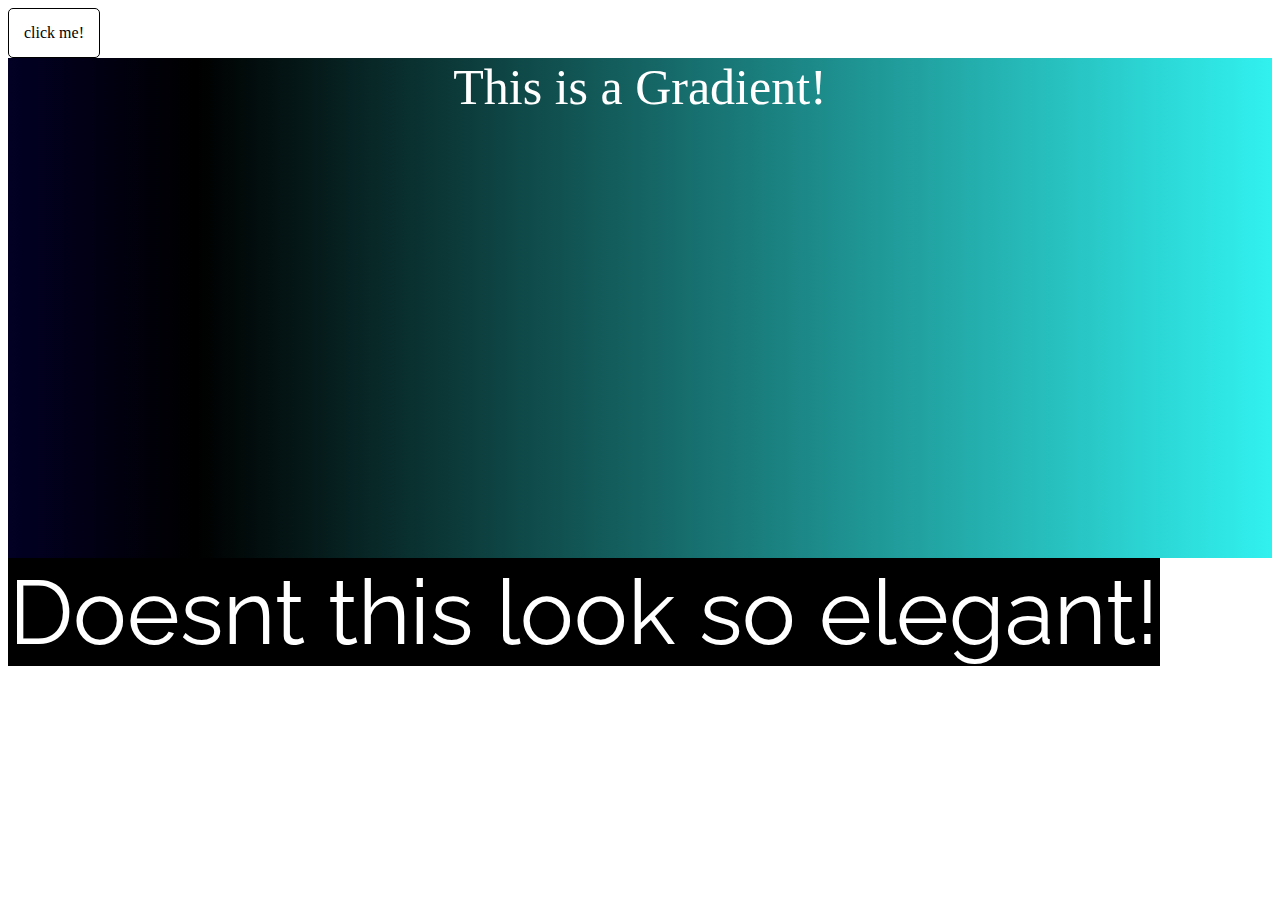
<file: CSS201-pt2.html>
<!DOCTYPE html>
<html lang="en">
<head>
    
    <link rel="preconnect" href="https://fonts.googleapis.com">
<link rel="preconnect" href="https://fonts.gstatic.com" crossorigin>
<link href="https://fonts.googleapis.com/css2?family=Raleway:wght@100&display=swap" rel="stylesheet">

    <style>
        a{
            background-color: white;
            color: black;
            padding: 15px;
            border: 1px solid black;
            text-decoration: none;
            margin-top: 10x;
            display: inline-block;
            transition: 1s;
            border-radius: 5px;
           
        }
        a:hover{
            background-color: black;
            color: white;
            padding: 30px;
        }
        .gradient{
            display: inline-block;
            height: 500px;
            width: 100%;
            background: rgb(2,0,36);
            background: linear-gradient(90deg, rgba(2,0,36,1) 0%, rgba(0,0,0,1) 15%, rgba(49,241,239,1) 100%);
            text-align: center;
            font-size: 50px;
            color: white;
        }
        .cursive{
            font-family: 'Raleway', sans-serif;
            font-size: 90px;
            color: white;
            background-color: black;
            display: inline-block;
            
            border: 1px solid black;

        }
    </style>
   
    <title>CSS201</title>
</head>
<body>
    <a href="">click me!</a>
    <div class="gradient">This is a Gradient!</div>
    <div class="cursive">
        Doesnt this look so elegant!
    </div>
</body>
</html>
</file>
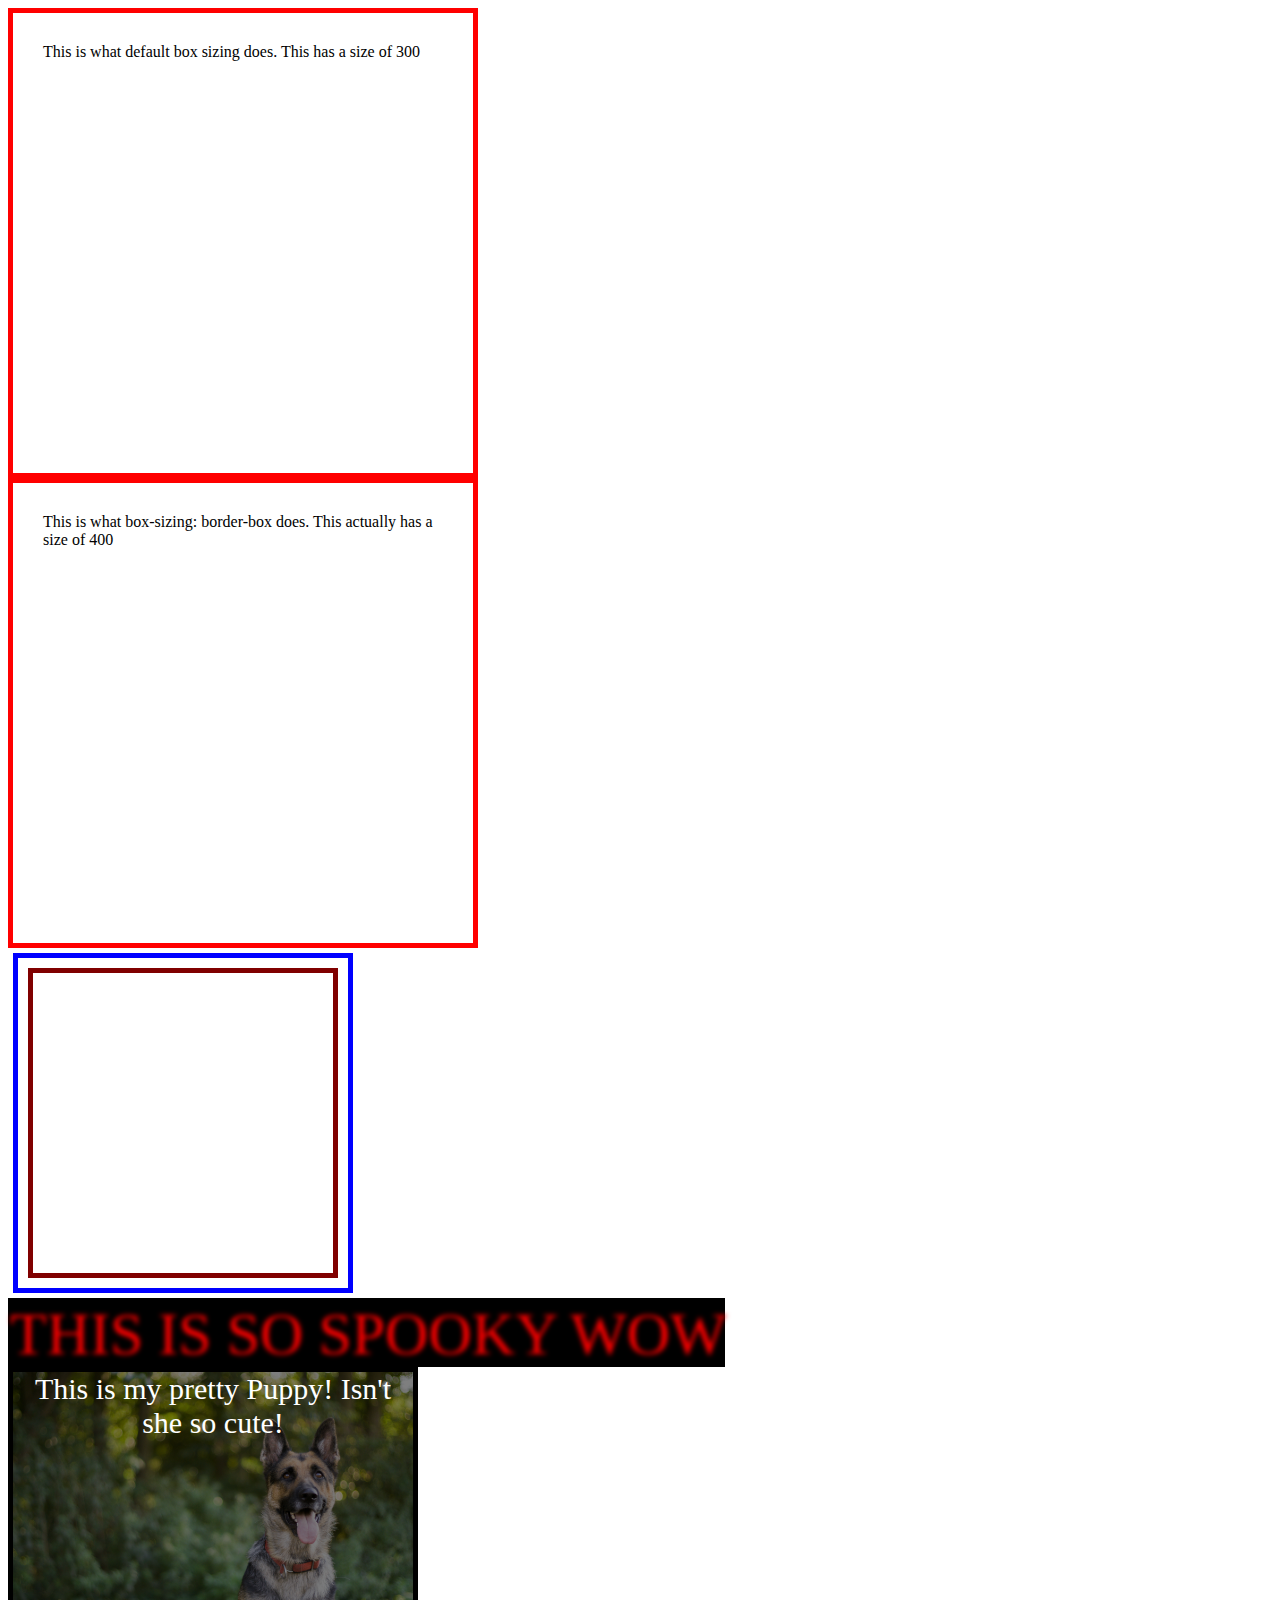
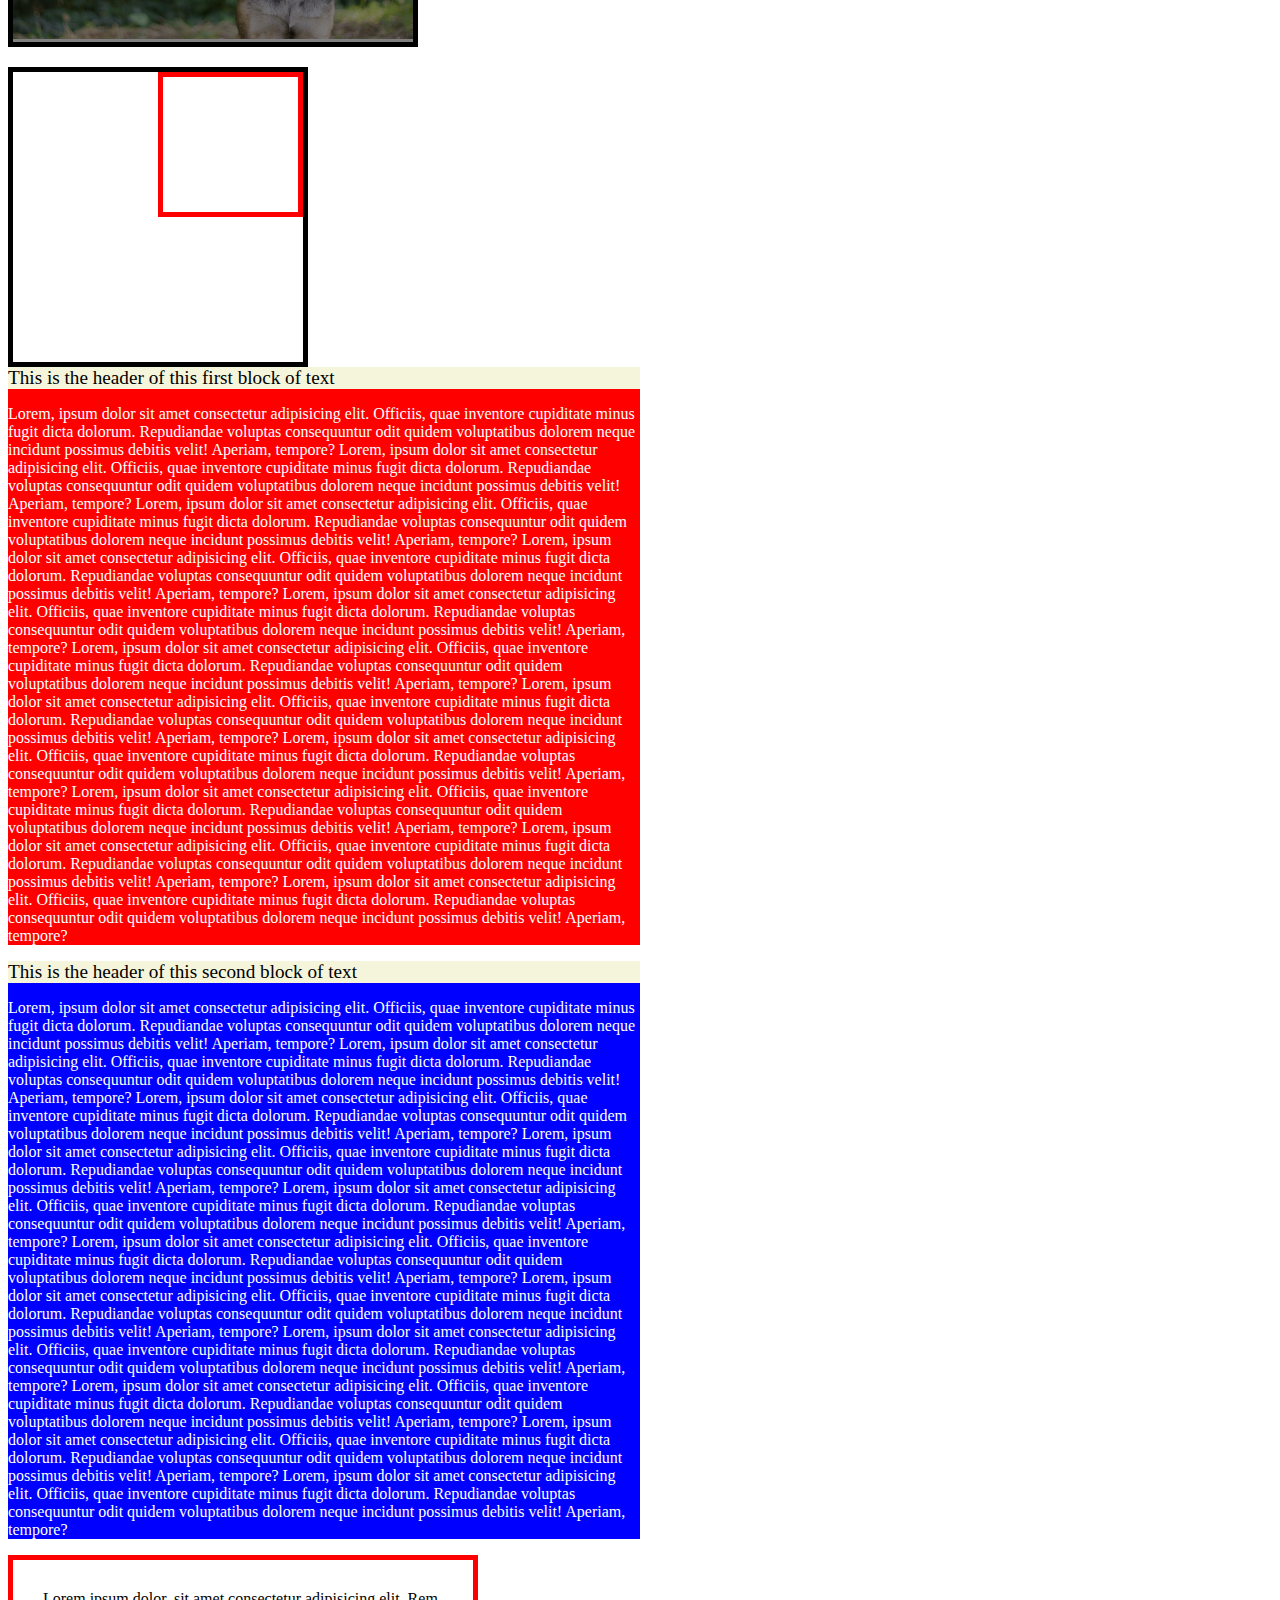
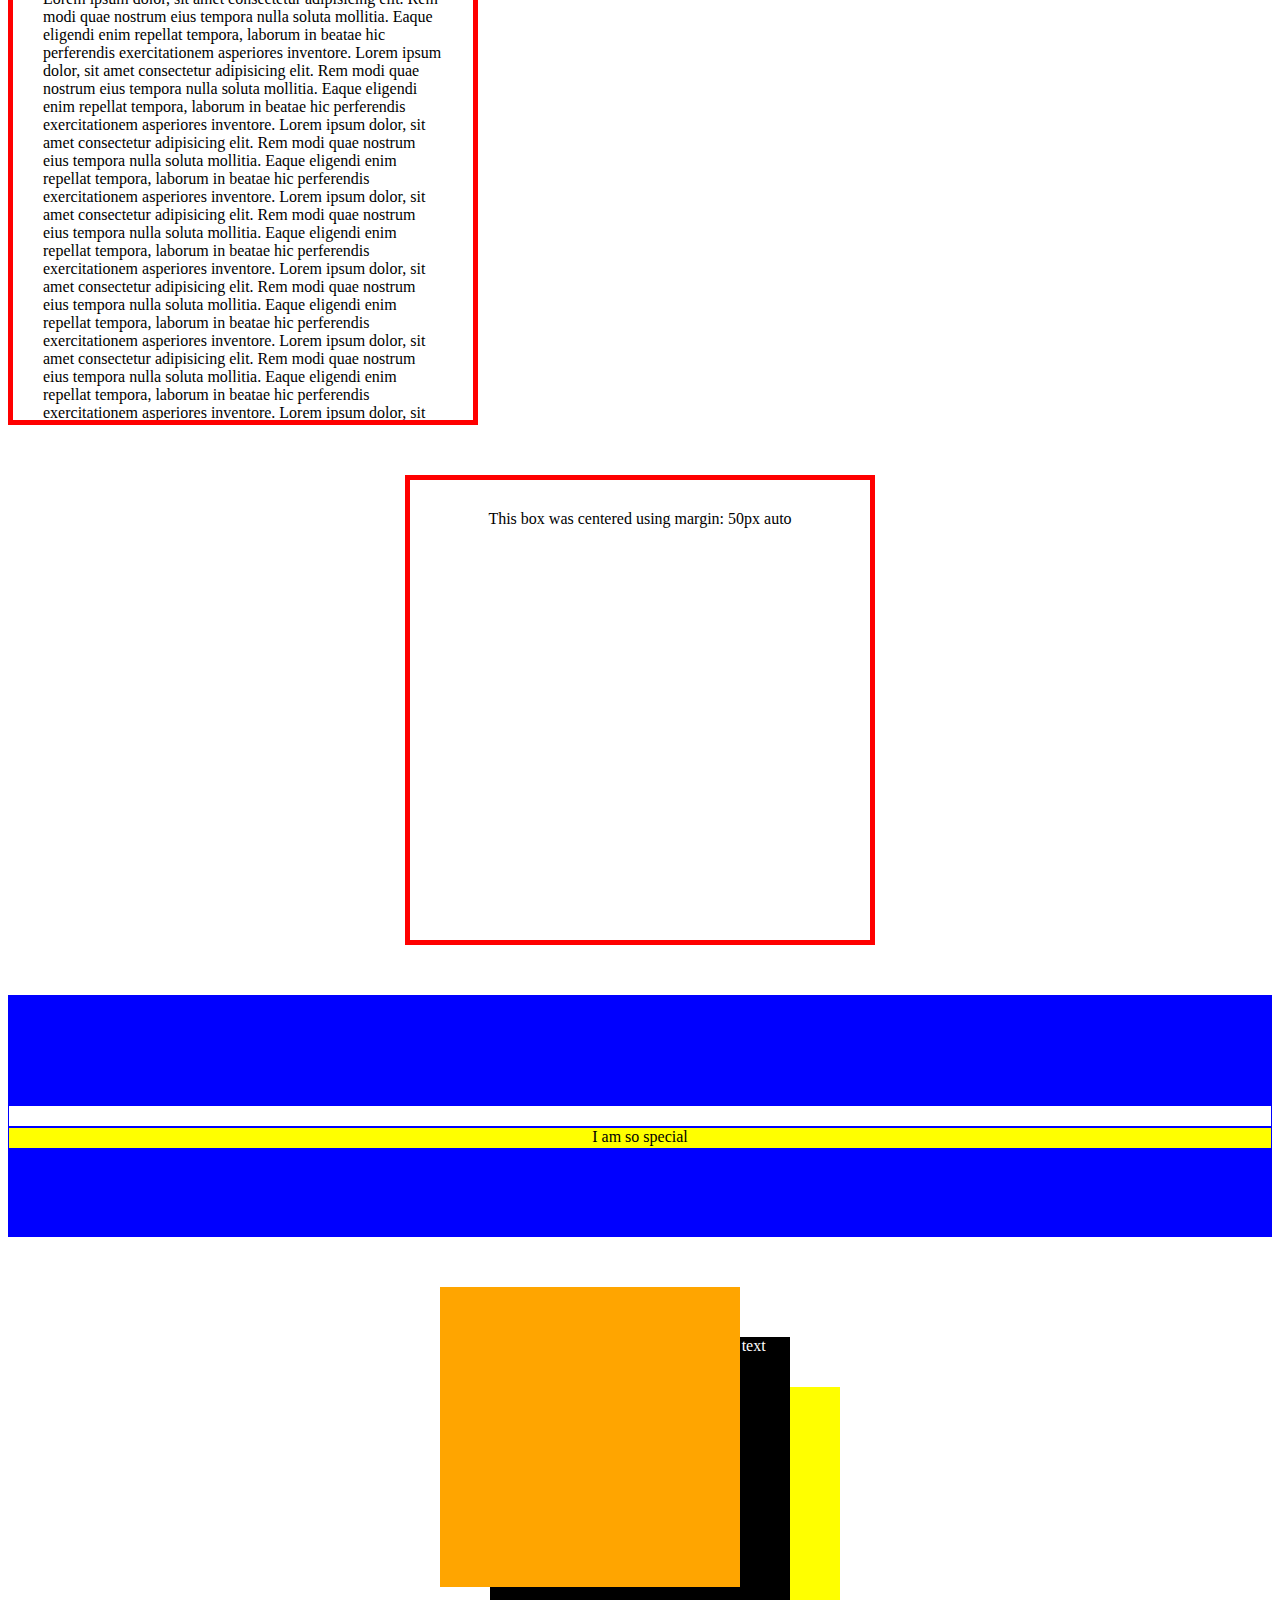
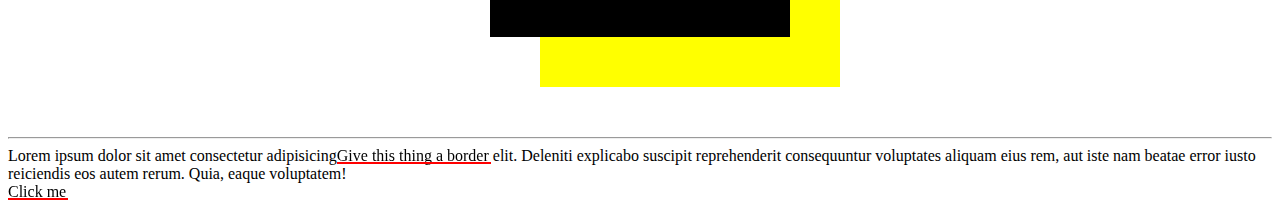
<file: CSS201.html>
<!DOCTYPE html>
<html lang="en">
<head>
    <link rel="stylesheet" href="css201_style.css">
    <title>CSS201!</title>
</head>
<body>
    <!-- <div class="box8">These are my CSS201 Notes!</div>  -->
    <div class="box">This is what default box sizing does. This has a size of 300</div>
    <div class="box2">This is what box-sizing: border-box does. This actually has a size of 400</div>
    <div class="box3"></div>
    <div class="box4">
        THIS IS SO SPOOKY WOW
    </div>
    <div class="container">
        <div class="box5">
            This is my pretty Puppy! Isn't she so cute!
        </div>
    </div>
    <div class="box6">
        <div class="box7"></div>
    </div>

    <div class="container2">
        <div class="box9">This is the header of this first block of text</div>
        <p>
            Lorem, ipsum dolor sit amet consectetur adipisicing elit. Officiis, quae inventore cupiditate minus fugit dicta dolorum. Repudiandae voluptas consequuntur odit quidem voluptatibus dolorem neque incidunt possimus debitis velit! Aperiam, tempore?
            Lorem, ipsum dolor sit amet consectetur adipisicing elit. Officiis, quae inventore cupiditate minus fugit dicta dolorum. Repudiandae voluptas consequuntur odit quidem voluptatibus dolorem neque incidunt possimus debitis velit! Aperiam, tempore?
            Lorem, ipsum dolor sit amet consectetur adipisicing elit. Officiis, quae inventore cupiditate minus fugit dicta dolorum. Repudiandae voluptas consequuntur odit quidem voluptatibus dolorem neque incidunt possimus debitis velit! Aperiam, tempore?
            Lorem, ipsum dolor sit amet consectetur adipisicing elit. Officiis, quae inventore cupiditate minus fugit dicta dolorum. Repudiandae voluptas consequuntur odit quidem voluptatibus dolorem neque incidunt possimus debitis velit! Aperiam, tempore?
            Lorem, ipsum dolor sit amet consectetur adipisicing elit. Officiis, quae inventore cupiditate minus fugit dicta dolorum. Repudiandae voluptas consequuntur odit quidem voluptatibus dolorem neque incidunt possimus debitis velit! Aperiam, tempore?
            Lorem, ipsum dolor sit amet consectetur adipisicing elit. Officiis, quae inventore cupiditate minus fugit dicta dolorum. Repudiandae voluptas consequuntur odit quidem voluptatibus dolorem neque incidunt possimus debitis velit! Aperiam, tempore?
            Lorem, ipsum dolor sit amet consectetur adipisicing elit. Officiis, quae inventore cupiditate minus fugit dicta dolorum. Repudiandae voluptas consequuntur odit quidem voluptatibus dolorem neque incidunt possimus debitis velit! Aperiam, tempore?
            Lorem, ipsum dolor sit amet consectetur adipisicing elit. Officiis, quae inventore cupiditate minus fugit dicta dolorum. Repudiandae voluptas consequuntur odit quidem voluptatibus dolorem neque incidunt possimus debitis velit! Aperiam, tempore?
            Lorem, ipsum dolor sit amet consectetur adipisicing elit. Officiis, quae inventore cupiditate minus fugit dicta dolorum. Repudiandae voluptas consequuntur odit quidem voluptatibus dolorem neque incidunt possimus debitis velit! Aperiam, tempore?
            Lorem, ipsum dolor sit amet consectetur adipisicing elit. Officiis, quae inventore cupiditate minus fugit dicta dolorum. Repudiandae voluptas consequuntur odit quidem voluptatibus dolorem neque incidunt possimus debitis velit! Aperiam, tempore?
            Lorem, ipsum dolor sit amet consectetur adipisicing elit. Officiis, quae inventore cupiditate minus fugit dicta dolorum. Repudiandae voluptas consequuntur odit quidem voluptatibus dolorem neque incidunt possimus debitis velit! Aperiam, tempore?
        </p>
    </div>
    <div class="container3">
        <div class="box9">This is the header of this second block of text </div>
        <p>
            Lorem, ipsum dolor sit amet consectetur adipisicing elit. Officiis, quae inventore cupiditate minus fugit dicta dolorum. Repudiandae voluptas consequuntur odit quidem voluptatibus dolorem neque incidunt possimus debitis velit! Aperiam, tempore?
            Lorem, ipsum dolor sit amet consectetur adipisicing elit. Officiis, quae inventore cupiditate minus fugit dicta dolorum. Repudiandae voluptas consequuntur odit quidem voluptatibus dolorem neque incidunt possimus debitis velit! Aperiam, tempore?
            Lorem, ipsum dolor sit amet consectetur adipisicing elit. Officiis, quae inventore cupiditate minus fugit dicta dolorum. Repudiandae voluptas consequuntur odit quidem voluptatibus dolorem neque incidunt possimus debitis velit! Aperiam, tempore?
            Lorem, ipsum dolor sit amet consectetur adipisicing elit. Officiis, quae inventore cupiditate minus fugit dicta dolorum. Repudiandae voluptas consequuntur odit quidem voluptatibus dolorem neque incidunt possimus debitis velit! Aperiam, tempore?
            Lorem, ipsum dolor sit amet consectetur adipisicing elit. Officiis, quae inventore cupiditate minus fugit dicta dolorum. Repudiandae voluptas consequuntur odit quidem voluptatibus dolorem neque incidunt possimus debitis velit! Aperiam, tempore?
            Lorem, ipsum dolor sit amet consectetur adipisicing elit. Officiis, quae inventore cupiditate minus fugit dicta dolorum. Repudiandae voluptas consequuntur odit quidem voluptatibus dolorem neque incidunt possimus debitis velit! Aperiam, tempore?
            Lorem, ipsum dolor sit amet consectetur adipisicing elit. Officiis, quae inventore cupiditate minus fugit dicta dolorum. Repudiandae voluptas consequuntur odit quidem voluptatibus dolorem neque incidunt possimus debitis velit! Aperiam, tempore?
            Lorem, ipsum dolor sit amet consectetur adipisicing elit. Officiis, quae inventore cupiditate minus fugit dicta dolorum. Repudiandae voluptas consequuntur odit quidem voluptatibus dolorem neque incidunt possimus debitis velit! Aperiam, tempore?
            Lorem, ipsum dolor sit amet consectetur adipisicing elit. Officiis, quae inventore cupiditate minus fugit dicta dolorum. Repudiandae voluptas consequuntur odit quidem voluptatibus dolorem neque incidunt possimus debitis velit! Aperiam, tempore?
            Lorem, ipsum dolor sit amet consectetur adipisicing elit. Officiis, quae inventore cupiditate minus fugit dicta dolorum. Repudiandae voluptas consequuntur odit quidem voluptatibus dolorem neque incidunt possimus debitis velit! Aperiam, tempore?
            Lorem, ipsum dolor sit amet consectetur adipisicing elit. Officiis, quae inventore cupiditate minus fugit dicta dolorum. Repudiandae voluptas consequuntur odit quidem voluptatibus dolorem neque incidunt possimus debitis velit! Aperiam, tempore?
        </p>
    </div>
    <div class="box2" style="overflow:auto">
        Lorem ipsum dolor, sit amet consectetur adipisicing elit. Rem modi quae nostrum eius tempora nulla soluta mollitia. Eaque eligendi enim repellat tempora, laborum in beatae hic perferendis exercitationem asperiores inventore.
        Lorem ipsum dolor, sit amet consectetur adipisicing elit. Rem modi quae nostrum eius tempora nulla soluta mollitia. Eaque eligendi enim repellat tempora, laborum in beatae hic perferendis exercitationem asperiores inventore.
        Lorem ipsum dolor, sit amet consectetur adipisicing elit. Rem modi quae nostrum eius tempora nulla soluta mollitia. Eaque eligendi enim repellat tempora, laborum in beatae hic perferendis exercitationem asperiores inventore.
        Lorem ipsum dolor, sit amet consectetur adipisicing elit. Rem modi quae nostrum eius tempora nulla soluta mollitia. Eaque eligendi enim repellat tempora, laborum in beatae hic perferendis exercitationem asperiores inventore.
        Lorem ipsum dolor, sit amet consectetur adipisicing elit. Rem modi quae nostrum eius tempora nulla soluta mollitia. Eaque eligendi enim repellat tempora, laborum in beatae hic perferendis exercitationem asperiores inventore.
        Lorem ipsum dolor, sit amet consectetur adipisicing elit. Rem modi quae nostrum eius tempora nulla soluta mollitia. Eaque eligendi enim repellat tempora, laborum in beatae hic perferendis exercitationem asperiores inventore.
        Lorem ipsum dolor, sit amet consectetur adipisicing elit. Rem modi quae nostrum eius tempora nulla soluta mollitia. Eaque eligendi enim repellat tempora, laborum in beatae hic perferendis exercitationem asperiores inventore.
        Lorem ipsum dolor, sit amet consectetur adipisicing elit. Rem modi quae nostrum eius tempora nulla soluta mollitia. Eaque eligendi enim repellat tempora, laborum in beatae hic perferendis exercitationem asperiores inventore.
        Lorem ipsum dolor, sit amet consectetur adipisicing elit. Rem modi quae nostrum eius tempora nulla soluta mollitia. Eaque eligendi enim repellat tempora, laborum in beatae hic perferendis exercitationem asperiores inventore.
        Lorem ipsum dolor, sit amet consectetur adipisicing elit. Rem modi quae nostrum eius tempora nulla soluta mollitia. Eaque eligendi enim repellat tempora, laborum in beatae hic perferendis exercitationem asperiores inventore.
        Lorem ipsum dolor, sit amet consectetur adipisicing elit. Rem modi quae nostrum eius tempora nulla soluta mollitia. Eaque eligendi enim repellat tempora, laborum in beatae hic perferendis exercitationem asperiores inventore.
        Lorem ipsum dolor, sit amet consectetur adipisicing elit. Rem modi quae nostrum eius tempora nulla soluta mollitia. Eaque eligendi enim repellat tempora, laborum in beatae hic perferendis exercitationem asperiores inventore.
        Lorem ipsum dolor, sit amet consectetur adipisicing elit. Rem modi quae nostrum eius tempora nulla soluta mollitia. Eaque eligendi enim repellat tempora, laborum in beatae hic perferendis exercitationem asperiores inventore.
        Lorem ipsum dolor, sit amet consectetur adipisicing elit. Rem modi quae nostrum eius tempora nulla soluta mollitia. Eaque eligendi enim repellat tempora, laborum in beatae hic perferendis exercitationem asperiores inventore.

    </div>
    <div class="box2" style="margin: 50px auto; text-align: center;">
        This box was centered using margin: 50px auto
    </div>

    <div id="parent">
        <div class="box10"></div>
        <div class="box10"></div>
        <div class="box10"></div>
        <div class="box10"></div>
        <div class="box10"></div>
        <div class="box10 select"></div>
        <div class="box10">I am so special</div>
        <div class="box10"></div>
        <div class="box10"></div>
        <div class="box10"></div>
        <div class="box10"></div>
    </div>
    <div class="box11">
        You probabaly wont be able to see this text
    </div>
    <hr>
    <div>
        Lorem ipsum dolor sit amet consectetur adipisicing<a href="#">Give this thing a border</a> elit. Deleniti explicabo suscipit reprehenderit consequuntur voluptates aliquam eius rem, aut iste nam beatae error iusto reiciendis eos autem rerum. Quia, eaque voluptatem!
    </div>

    <a class="prac" href="">Click me</a>
</body>
</html>
</file>
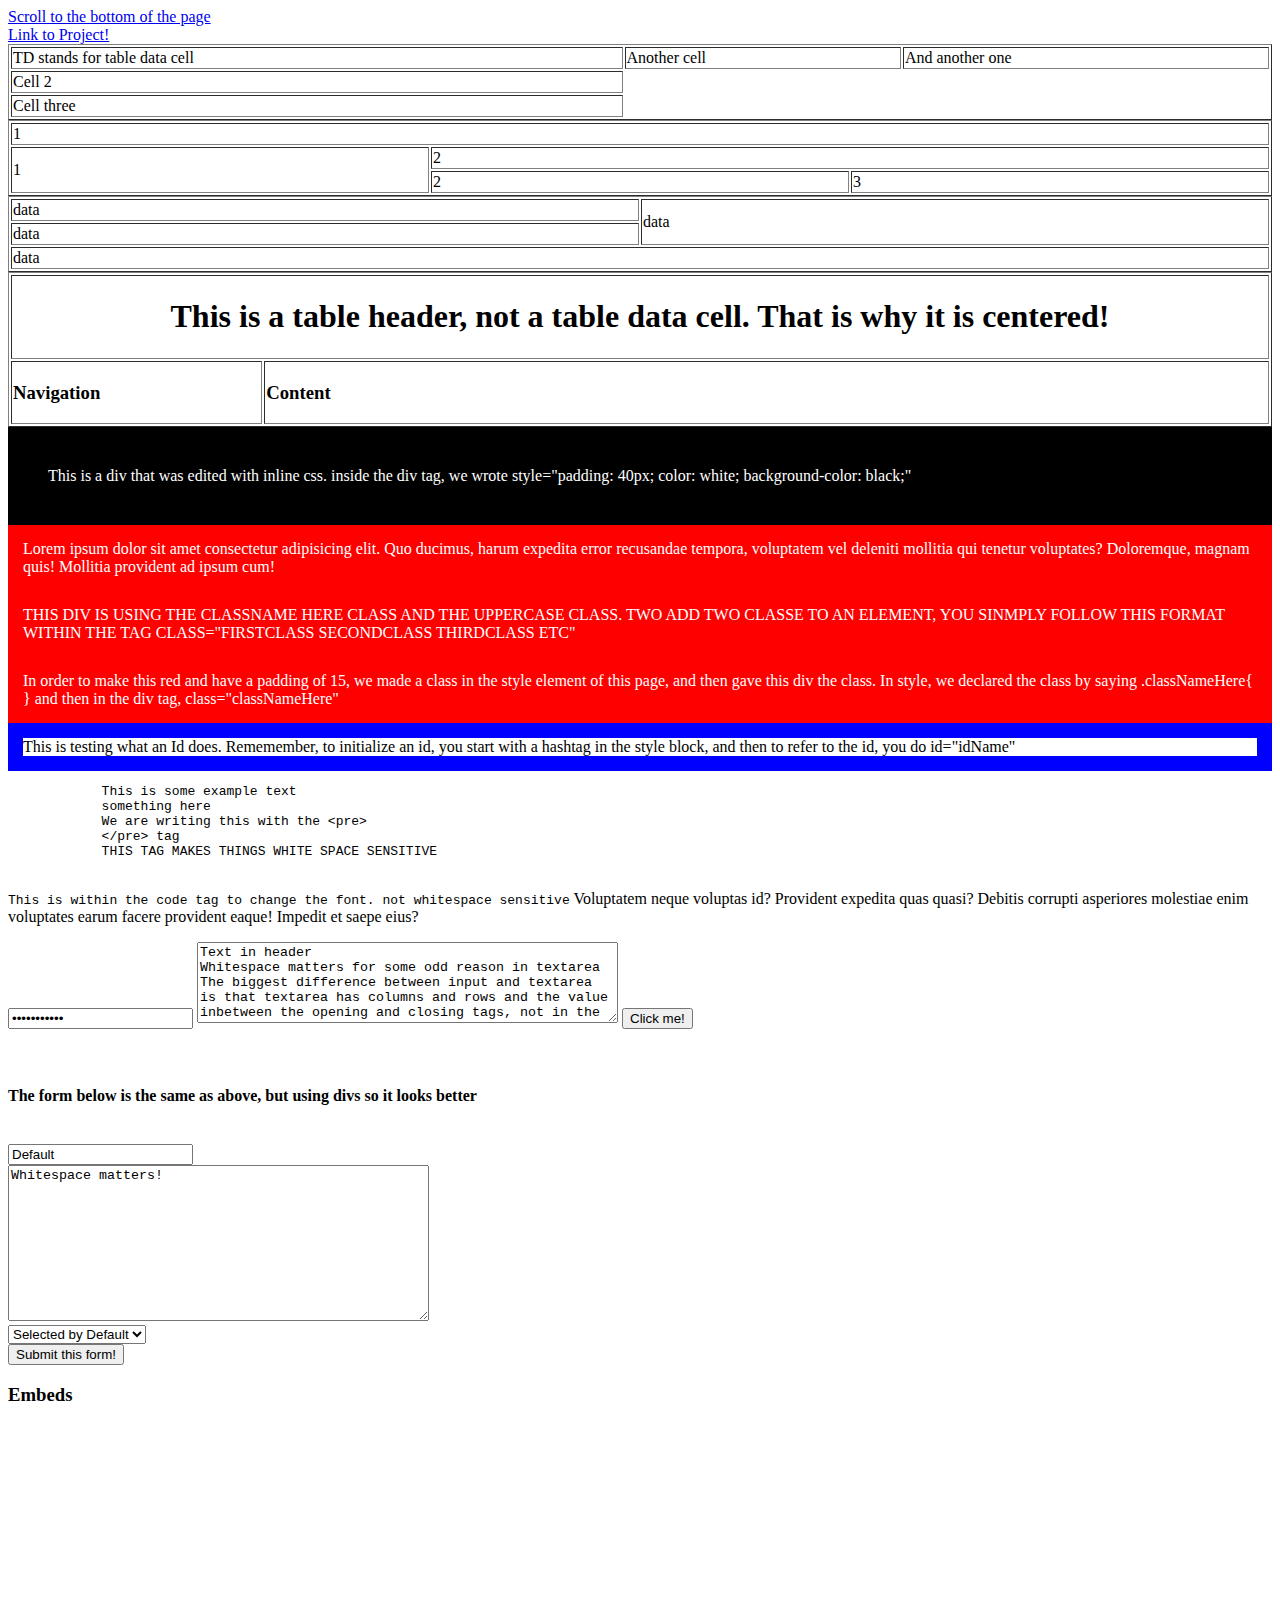
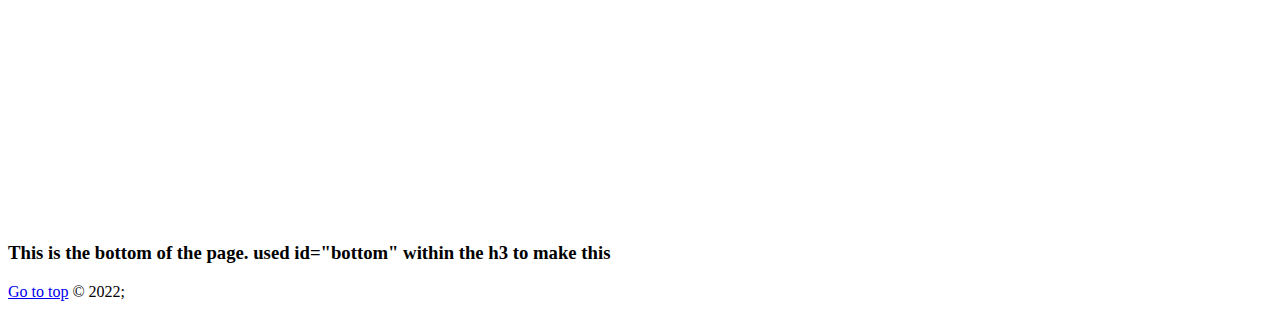
<file: HTML201_Notes.html>
<!DOCTYPE html>
<html lang="en">
<head>
    <title>HTML 201 Notes</title>
</head>
<body>
    <div id="top"></div>
    <a href="#bottom">Scroll to the bottom of the page</a>
    <br>
    <a href="HTML201_Project.html">Link to Project!</a>
    <table border="1" width="100%">
        <tr>
            <td>
                TD stands for table data cell
            </td>
            <td>
                Another cell
            </td>
            <td>
                And another one
            </td>
        </tr>
        <tr>
            <td>
                Cell 2
            </td>
        </tr>
        <tr>
            <td>
                Cell three
            </td>
        </tr>
    </table>


    <table border="1" width="100%">
        <tbody>
            <tr>
                <td colspan="3"> 1</td>
                
            </tr>
            <tr>
                <td rowspan="2"> 1</td>
                <td colspan="2"> 2</td>
                
            </tr>
            <tr>
        
                <td> 2</td>
                <td> 3</td>
                
            </tr>
        </tbody>
    </table>

    <table border="1" width="100%">
        <tr>
            <td>data</td>
            <td colspan="2" rowspan="2">data</td>
            
        </tr>
        <tr>
            <td>data</td>
          
        </tr>
        <tr>
            <td colspan="3">data</td>
        </tr>
    </table>

    <table border="1" width="100%">
        <tr>
            <th colspan="2">
                <h1>
                    This is a table header, not a table data cell. That is why it is centered!
                </h1>
            </th>
        </tr>
        <tr>
            <td width="20%">
                <h3>
                    Navigation
                </h3>
            </td>
            <td>
                <h3>
                    Content
                </h3>
            </td>
        </tr>
    </table>

    <div style="padding: 40px; color: white; background-color: black;"">
       
        This is a div that was edited with inline css. inside the div tag, we wrote style="padding: 40px; color: white; background-color: black;"

    </div>

    <style>
        .classNameHere{
            padding: 15px;
            color: white;
            background-color: red;
        }
        .uppercase{
            text-transform: uppercase;
        }
        #testingId{
            border: 15px solid blue;

        }

</style>

       <div class="classNameHere"> Lorem ipsum dolor sit amet consectetur adipisicing elit. Quo ducimus, harum expedita error recusandae tempora, voluptatem vel deleniti mollitia qui tenetur voluptates? Doloremque, magnam quis! Mollitia provident ad ipsum cum!
       </div>
       <div class="classNameHere uppercase">
         This div is using the className here class and the uppercase class. Two add two classe to an element, you sinmply follow this format within the tag
         class="firstClass secondClass thirdClass etc"
       </div>
       <div class="classNameHere">
            In order to make this red and have a padding of 15, we made a class in the style element of this page, and then gave this div the class.
            In style, we declared the class by saying 
            .classNameHere{ }
            and then in the div tag, class="classNameHere"
       </div>
       <div id="testingId">
        This is testing what an Id does. Rememember, to initialize an id, you start with a hashtag in the style block, and then to refer to the id, you do id="idName"
       </div>

       <pre>
            This is some example text
            something here
            We are writing this with the &lt;pre&gt;
            &lt;/pre&gt; tag
            THIS TAG MAKES THINGS WHITE SPACE SENSITIVE
       </pre>
       <p>
        <code>This is within the code tag to change the font. not whitespace sensitive</code> Voluptatem neque voluptas id? Provident expedita quas quasi? Debitis corrupti asperiores molestiae enim voluptates earum facere provident eaque! Impedit et saepe eius?
       </p>

       <!-- Note how input was a self closing tag,and text is contained in the value="" attribute -->
       <form action="">
            <input name="password" type="password" value="Hello World" placeholder="Enter your Name">
            <textarea name="addess" id="" cols="50" rows="5" placeholder="WOW A PLACEHOLDER!!!">Text in header
Whitespace matters for some odd reason in textarea
The biggest difference between input and textarea is that textarea has columns and rows and the value inbetween the opening and closing tags, not in the actual opening tag</textarea>

            <button type="submit">Click me!</button>

       </form>

       <form action="somepage.html" method="GET">
       </form>

       <br>
       <br>
       <div>
        <h4>The form below is the same as above, but using divs so it looks better</h4>
       </div>
       <br>

       <form action="">
        <div>
            <input required type="email" name="email" id="" value="Default" placeholder="Enter your password" >
        </div>
        <div>
            <textarea  required name="Address" id="" cols="50" rows="10" placeholder="Enter your address">Whitespace matters!</textarea>
        </div>
        <div>
            <select name="Selected_option">
                <option value="" disabled="disabled"> 
                    Disabled
                </option>
                <option value="value1">This is Value1</option>
                <option value="value1">This is Value1</option>
                <option value="value1">This is Value1</option>
                <option value="value1">This is Value1</option>
                <option value="value1">This is Value1</option>
                <option value="value1">This is Value1</option>
                <option value="value1">This is Value1</option>
                <option value="default-selected" selected="selected">Selected by Default</option>

            </select>
        </div>
        <div>
            <button type="submit">Submit this form!</button>
        </div>

       </form>


       <h3>Embeds</h3>

       <iframe width="703" height="395" src="https://www.youtube.com/embed/nMZ7D100rSk" title="Fun Day With Sammy" frameborder="0" allow="accelerometer; autoplay; clipboard-write; encrypted-media; gyroscope; picture-in-picture" allowfullscreen></iframe>


    <h3 id="bottom">This is the bottom of the page. used id="bottom" within the h3 to make this</h3>


    <div>
        <a href="#top">Go to top</a>
        &copy 2022;
    </div>
</body>
</body>
</body>
</html>
</file>
<file: style.css>
body{
    background-color: black;
    
}
div{
    color: white;
}
p{
    color: white;
}
.floating-image{
    float: left;
    height: 200px;
    width: 200px;
    border: 1px solid white;
    box-shadow: 10px 10px 10px whitesmoke;
    margin: 15px;
}
div#shepard{
    background-image: url("shepard.jpg");
    background-size: contain;
    color: white;
    font-size: 20px;
    background-repeat: no-repeat;
    background-position: center center;
    
    
    height: 400px;
    width: 100%;
}
#center-example{
    text-align: center;
}
.border-practice{
    border-color: red;
    border-style: solid;
    border-width: 20px;
    border-radius: 20px;
    background-color: white;
    color: black;
    text-align: center;
    font-size: large;
}
.inline{
    border: 5px solid blue;
    display: inline;
}
div.width{
    display: inline-block;
    width: 50%;
    border: 5px solid red;

}
.box{
    background-image: url(shepard.jpg);
    display: inline-block;
    background-position: center center;
    background-size: cover;
    height: 400px;
    width: 400px;
    border: 1px solid white;
    box-shadow: 5px 5px 20px white;
}
.box2{
    border: 1px solid white;
    padding: 10px 15px 20px 25px;
    height: 300px;
    width: 300px;
    color: white;
    margin: 10px auto 10px auto;
    display: block;

}
</file>
<file: style-rocket.css>
div.header{
    height: 150px;
    display: block;
    background-color: black;  
}
body{
    background-image: url(rocket-background.jpg);
    background-repeat: no-repeat;
    background-size: cover;
    background-position: 0 150px;
    height: 50vh;
    margin: 0;
    padding: 0;
}
div.inline{
    display: inline;
}
div.box{
    background-color: rgba(0, 0, 0, .6);
   
    height: 435px;
    width: 100%;
    padding: 210px 100px 100px 270px;
    color: white;
    margin: 0;
    

}
#logo{
    padding: 0px 0px 0px 160px;
}
h1{
    margin-top: 15px;
    margin-bottom: 15px;
    font-size: 50px;
}
button{
    width: 200px;
    height: 50px;
    text-align: center;
    font-size: large;
}
</file>
<file: css201_style.css>
body{
    margin 0;
    padding: 0;
    height: 5000px;
}
.box{
    width: 400px;
    height: 400px;
    border: 5px solid red;
    padding: 30px;
}
.box2{
    width: 400px;
    height: 400px;
    border: 5px solid red;
    padding: 30px;
    box-sizing: content-box;

}
.box3{
    height: 300px;
    width: 300px;
    border: 5px solid maroon;
    outline: 5px solid blue;
    outline-offset: 10px;
    margin: 20px;
}
.box4{
    background-color: black;
    color: rgba(0, 0, 0, 0);
    text-shadow: 2px 2px 5px red;
    font-size: 60px;
    display: inline-block;
}
.container{
    border: 5px solid black;
    background-image: url(shepard.jpg);
    background-size: contain;
    background-repeat: no-repeat;
    height: 270px;
    width: 400px;
    padding: 0;
    position: relative;

}
.box5{
    background-color: rgba(0, 0, 0, .5);
    height: 100%;   
    width: 100%;
    position: absolute; 
    color: white;
    font-size: 30px;
    text-align: center;  
    margin: 0;
    padding: 0;
}
.box6{
    border: 5px solid black;
    height: 300px;
    width: 300px;
    position: relative;
    box-sizing: border-box;
    margin-top: 20px;
}
.box7{
    position: absolute;
    top: 0;
    right: 0;
    height: 50%;
    width: 50%;
    border: 5px solid red;
    box-sizing: border-box;
}
.box8{
    border-bottom: 2px solid lightblue;
    border-radius: 0 0 5px 5px;
    position: fixed;
    top: 0;
    left: 0;
    width: 100%;
    padding: 30px;
    background-color: #f5f5f5;
    text-align: center;
    color: white;
    font-size: 50px;

}
.container2{
    background-color: red;
    color: white;
    width: 50%;

}
.container3{
    background-color: blue;
    color: white;
    width: 50%;

}
.box9{
    position: sticky;
    top: 0;
    background-color: beige;
    color: black;
    font-size: larger;

}
.box10{
    border: 1px solid blue;
    height: 20px;
}
.box10:not(.select){
    background-color: blue;
}
.box10:nth-child(7){
    background-color: yellow;
    color: black;
    font-size: 15;
    text-align: center;
}
.box10:hover{
    background-color: black;
    color: white;
}
.box11{
    height: 300px;
    width: 300px;
    margin: 100px auto;
    background-color: black;
    position: relative;
    color: white;
    
}
.box11::before{
    background-color: yellow;
    content: ' ';
    display: block;
    height: 100%;
    width: 100%;
    position: absolute;
    top: 50px;
    right: -50px;
    z-index: -1;
    
}
.box11::after{
    background-color: orange;
    content: ' ';
    display: block;
    height: 100%;
    width: 100%;
    position: absolute;
    top: -50px;
    right: 50px;
    z-index: 1;  
}
a{
    text-decoration: none;
    color: black;
    position: relative;
}
a::before{
    content: ' ';
    width: 100%;
    border: 1px solid red;
    background-color: red;
    position: absolute;
    bottom: 0;
}
a:hover{
    color: white;
}
a:hover::before{
    height: 100%;
    z-index: -1;
}
</file>
